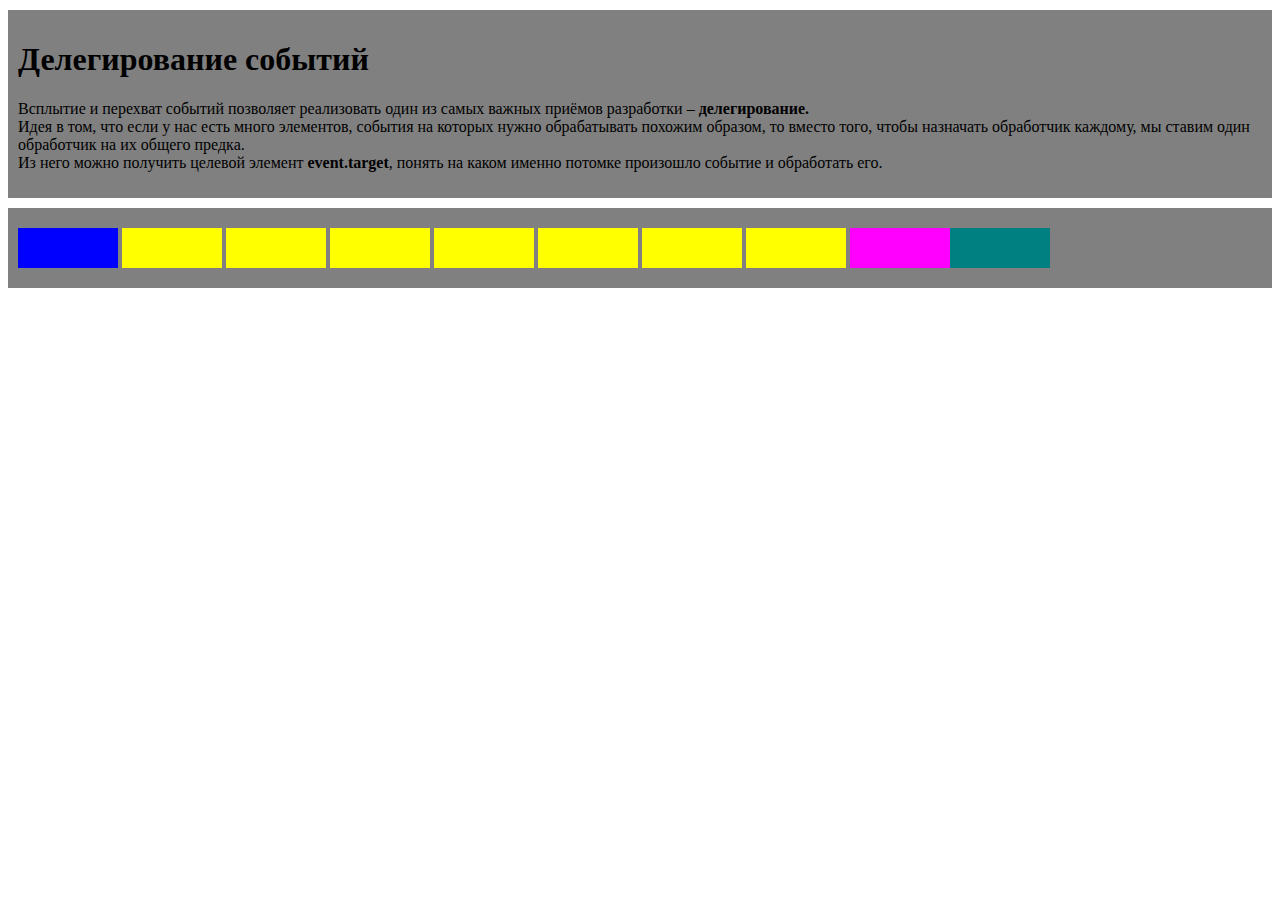
<file: ClassList/index.html>
<!DOCTYPE html>
<html lang="ru">

<head>
  <meta charset="utf-8">
  <meta http-equiv="X-UA-Compatible" content="IE=edge">
  <title>JavaScript</title>
  <link rel="stylesheet" href="style.css">
</head>

<body>
  <div id="content">
    <div class="h1class">
      <h1>Делегирование событий</h1>
    </div>
    <article>
      <p>
        Всплытие и перехват событий позволяет реализовать один из самых важных приёмов разработки – <b>делегирование.</b> <br>

        Идея в том, что если у нас есть много элементов, события на которых нужно обрабатывать похожим образом, то
        вместо того, чтобы назначать обработчик каждому, мы ставим один обработчик на их общего предка. <br>

        Из него можно получить целевой элемент <b>event.target</b>, понять на каком именно потомке произошло событие и
        обработать его. <br>

      </p>
    </article>

  </div>

  <div id="first" class="btn-block">
    <button class="blue some"></button>
    <button></button>
    <button></button>
    <button></button>
    <button></button>
    <button></button>
    <button></button>
    <button></button>
  </div>

  <!-- <script src="main.js"></script> -->


  <script src="main_2.js"></script>
  <script src="main.js"></script>
</body>

</html>
</file>
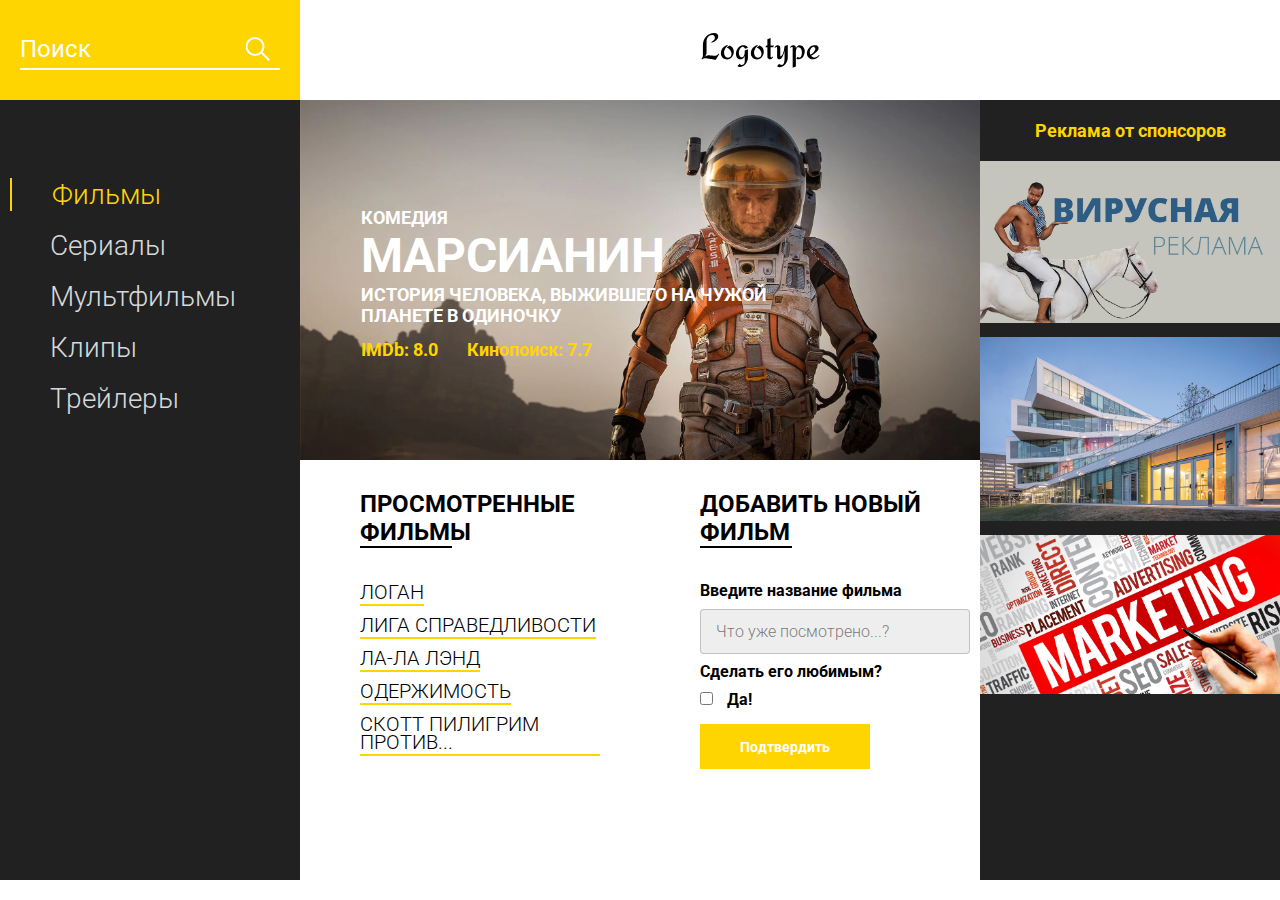
<file: DOM_Navigation/index.html>
<!DOCTYPE html>
<html lang="en">

<head>
    <meta charset="UTF-8">
    <meta name="viewport" content="width=device-width, initial-scale=1.0">
    <title>Movie DB</title>
    <link href="https://fonts.googleapis.com/css?family=Roboto:300,400,700&display=swap&subset=cyrillic-ext"
        rel="stylesheet">
    <link rel="stylesheet" href="css/style.min.css">
</head>

<body>
    <header class="header">
        <div class="header__search">
            <form action="#">
                <input type="text" placeholder="Поиск">
            </form>
        </div>
        <div class="header__logo">
            <img src="icons/Logotype.svg" alt="logo">
        </div>
    </header>
    <main class="promo">
        <div class="promo__menu">
            <nav class="promo__menu-list">
                <ul>
                    <li><a class="promo__menu-item promo__menu-item_active" href="#">Фильмы</a></li>
                    <li><a class="promo__menu-item" href="#">Сериалы</a></li>
                    <li><a class="promo__menu-item" href="#">Мультфильмы</a></li>
                    <li><a class="promo__menu-item" href="#">Клипы</a></li>
                    <li><a class="promo__menu-item" href="#">Трейлеры</a></li>

                </ul>
            </nav>
        </div>
        <div class="promo__content">
            <div class="promo__bg">
                <div class="promo__genre">КОМЕДИЯ</div>
                <div class="promo__title">МАРСИАНИН</div>
                <div class="promo__descr">ИСТОРИЯ ЧЕЛОВЕКА, ВЫЖИВШЕГО НА ЧУЖОЙ ПЛАНЕТЕ В ОДИНОЧКУ</div>
                <div class="promo__ratings">
                    <span>IMDb: 8.0</span>
                    <span>Кинопоиск: 7.7</span>
                </div>
            </div>
            <div class="promo__interactive">
                <div>
                    <div class="promo__interactive-title">ПРОСМОТРЕННЫЕ ФИЛЬМЫ</div>
                    <ul class="promo__interactive-list">
                        <li class="promo__interactive-item">ЛОГАН
                            <div class="delete"></div>
                        </li>
                        <li class="promo__interactive-item">ЛИГА СПРАВЕДЛИВОСТИ
                            <div class="delete"></div>
                        </li>
                        <li class="promo__interactive-item">ЛА-ЛА ЛЭНД
                            <div class="delete"></div>
                        </li>
                        <li class="promo__interactive-item">ОДЕРЖИМОСТЬ
                            <div class="delete"></div>
                        </li>
                        <li class="promo__interactive-item">СКОТТ ПИЛИГРИМ ПРОТИВ...
                            <div class="delete"></div>
                        </li>
                    </ul>
                </div>
                <div>
                    <form class="add">
                        <div class="promo__interactive-title">ДОБАВИТЬ НОВЫЙ ФИЛЬМ</div>
                        <span>Введите название фильма</span>
                        <input class="adding__input" type="text" placeholder="Что уже посмотрено...?">
                        <span>Сделать его любимым?</span>
                        <input type="checkbox">
                        <span class="yes">Да!</span>
                        <button>Подтвердить</button>
                    </form>
                </div>
            </div>
        </div>
        <div class="promo__adv">
            <div class="promo__adv-title">Реклама от спонсоров</div>
            <img src="img/content_1.jpg" alt="some picture">
            <img src="img/content_2.jpg" alt="some picture">
            <img src="img/content_3.png" alt="some picture">
        </div>
    </main>

    <script src="js/domNavigatio_3.js"></script>
</body>

</html>
</file>
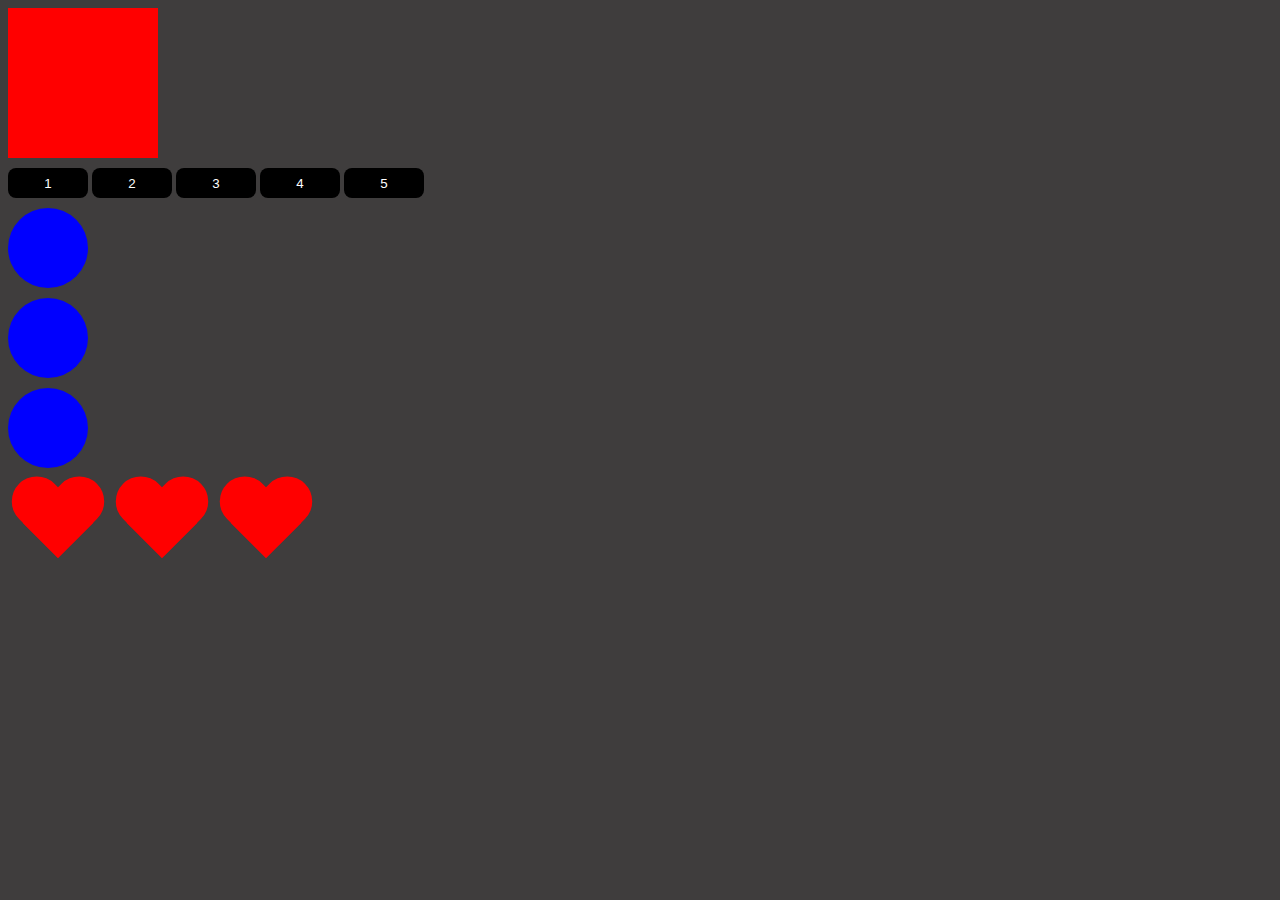
<file: elements/index.html>
<!DOCTYPE html>
<html lang="ru">
	<head>
		<meta charset="utf-8">
		<meta http-equiv="X-UA-Compatible" content="IE=edge">
		<title>JavaScript</title>
		<link rel="stylesheet" href="css/style.css">
	</head>
	<body>
		<div class="box" id="box"></div>
		<button>1</button>
		<button>2</button>
		<button>3</button>
		<button>4</button>
		<button>5</button>

		<div class="circle"></div>
		<div class="circle"></div>
		<div class="circle"></div>

		<div class="wrapper">
			<div class="heart"></div>
			<div class="heart"></div>
            <div class="heart"></div>
            
		</div>

		<script src="js/script.js"></script>
	</body>
</html>
</file>
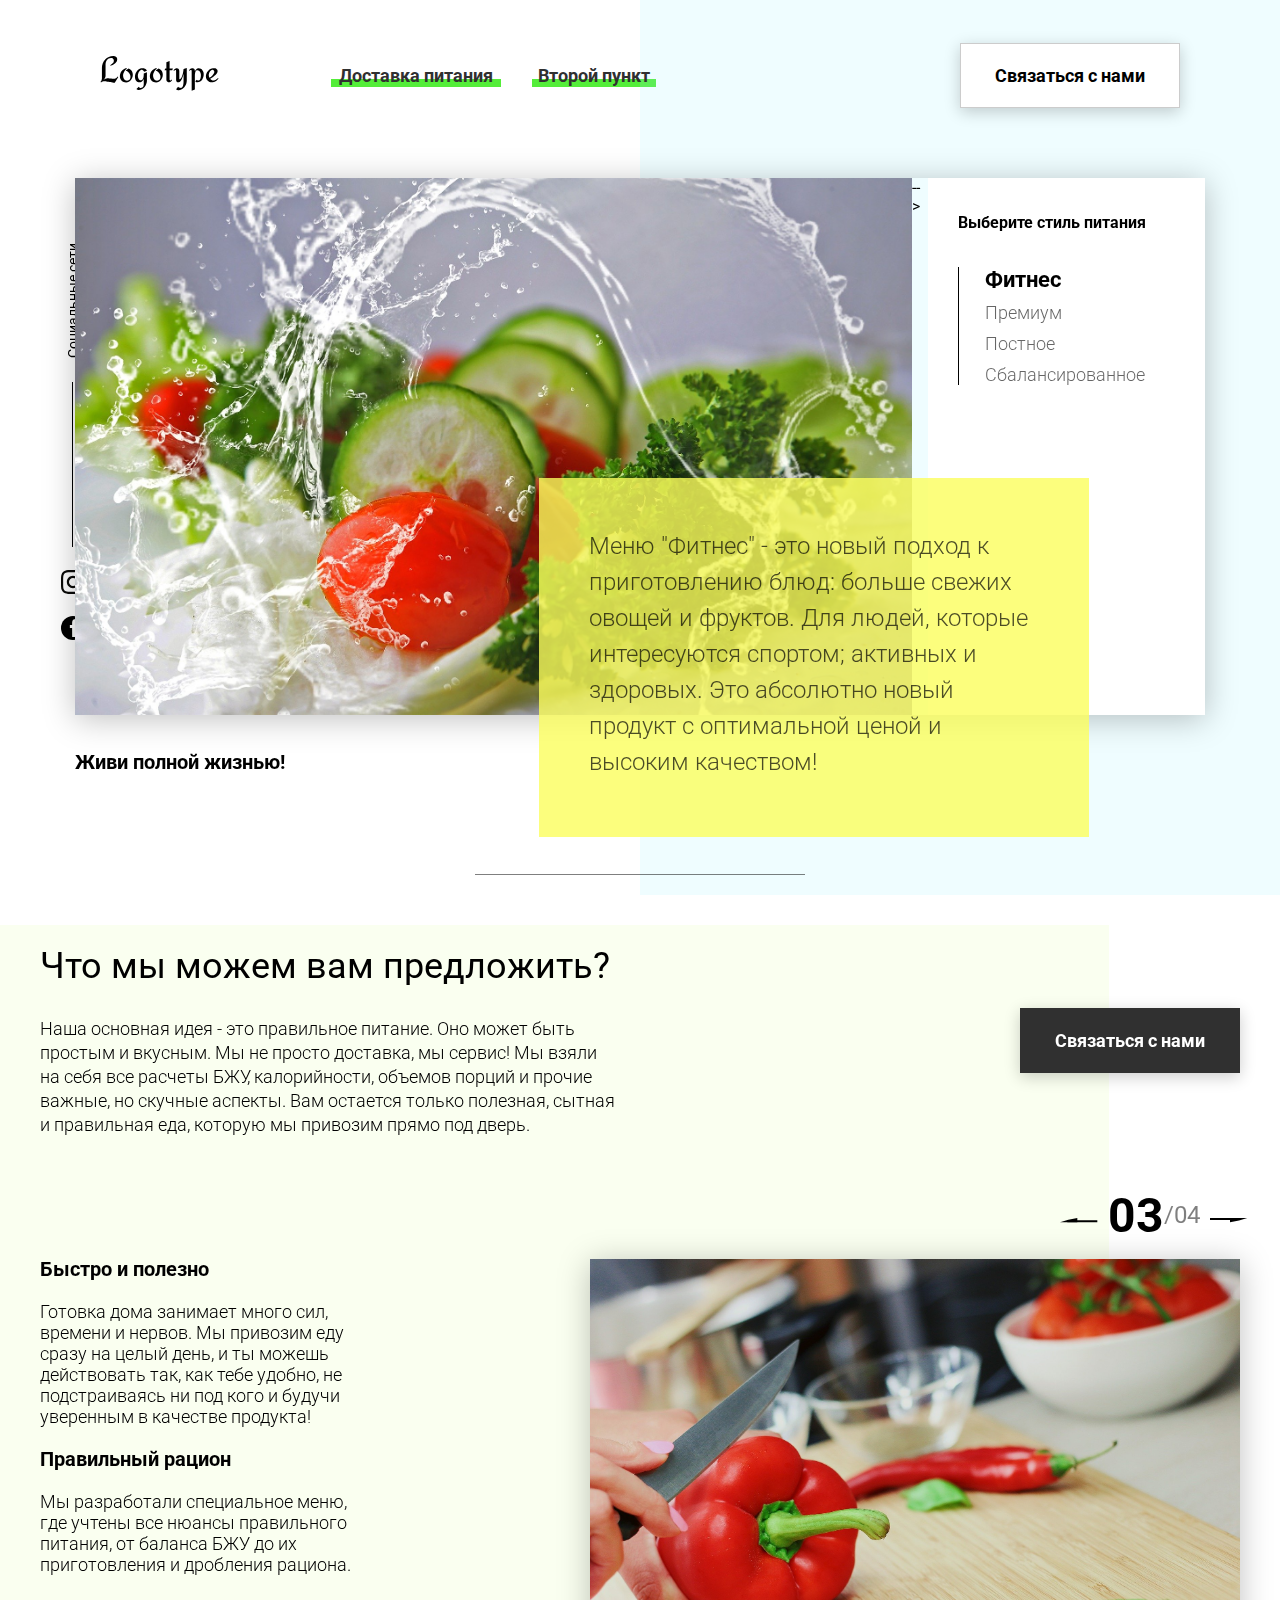
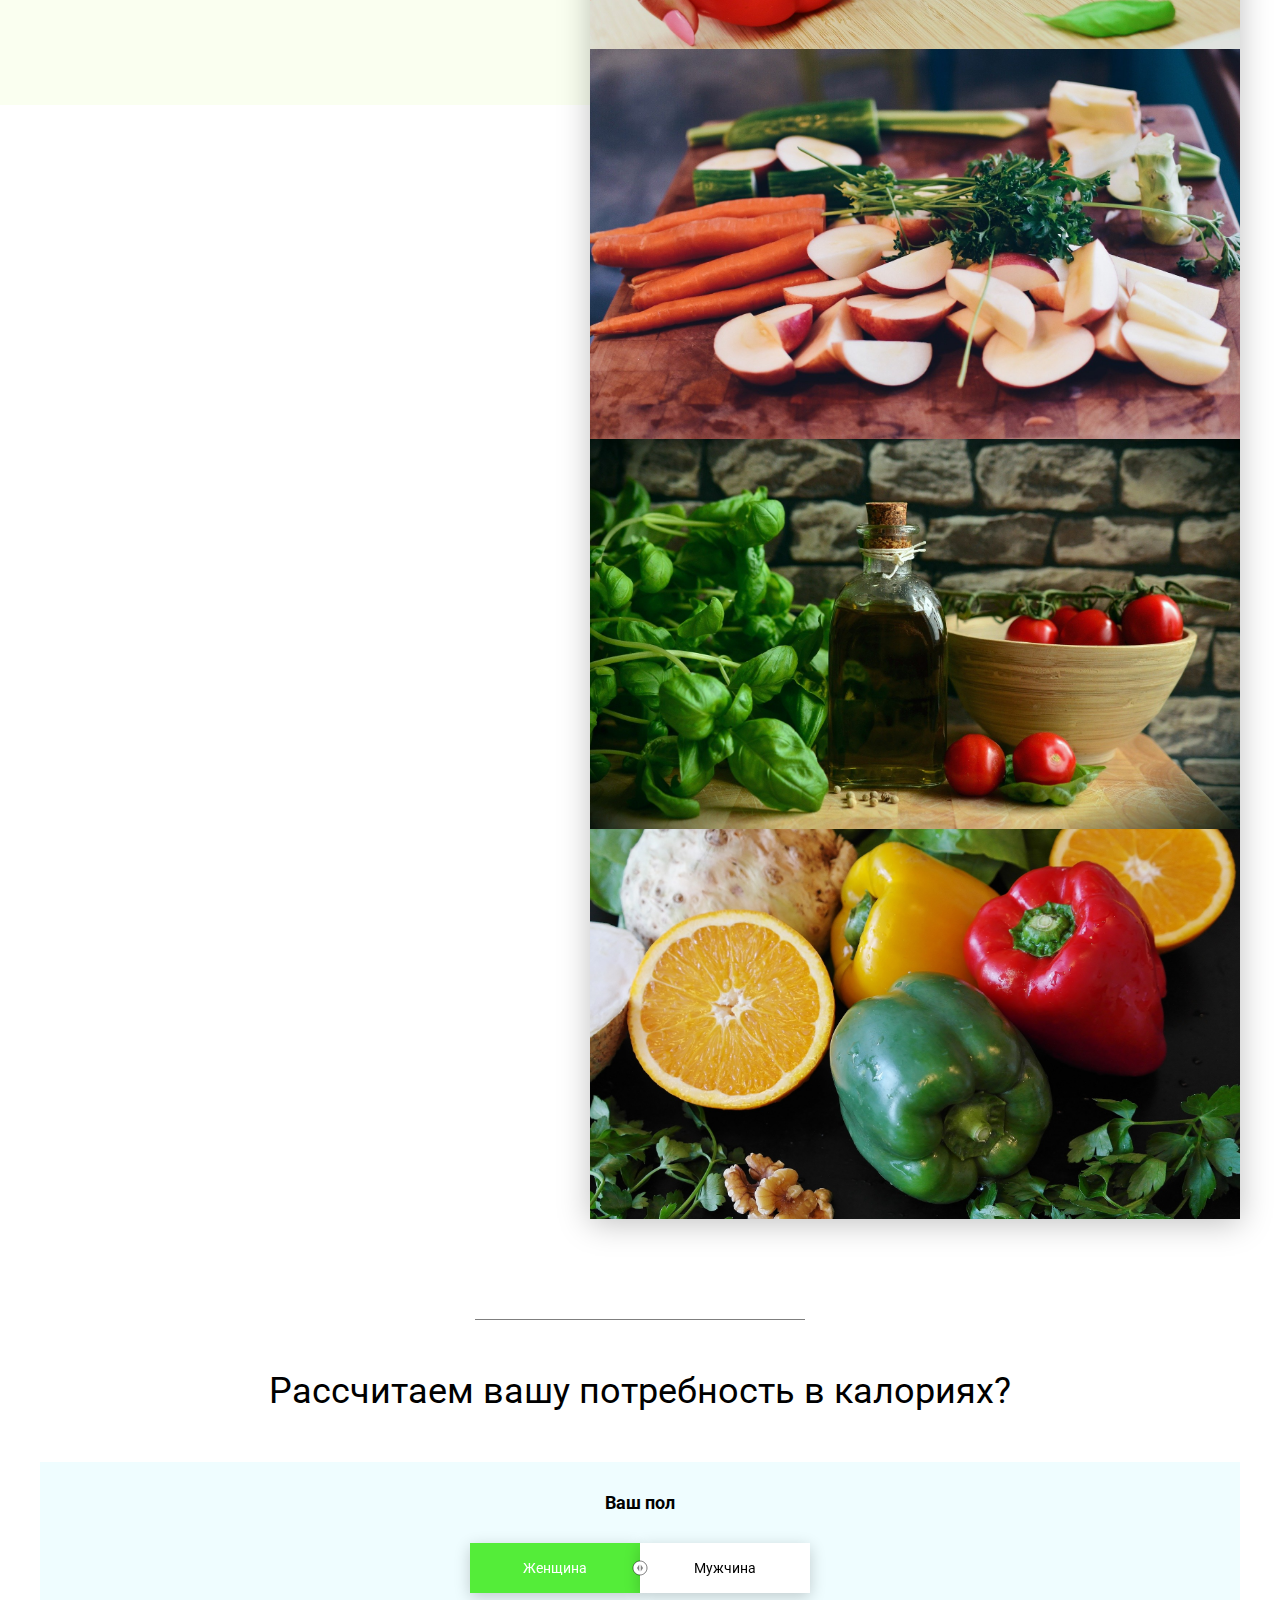
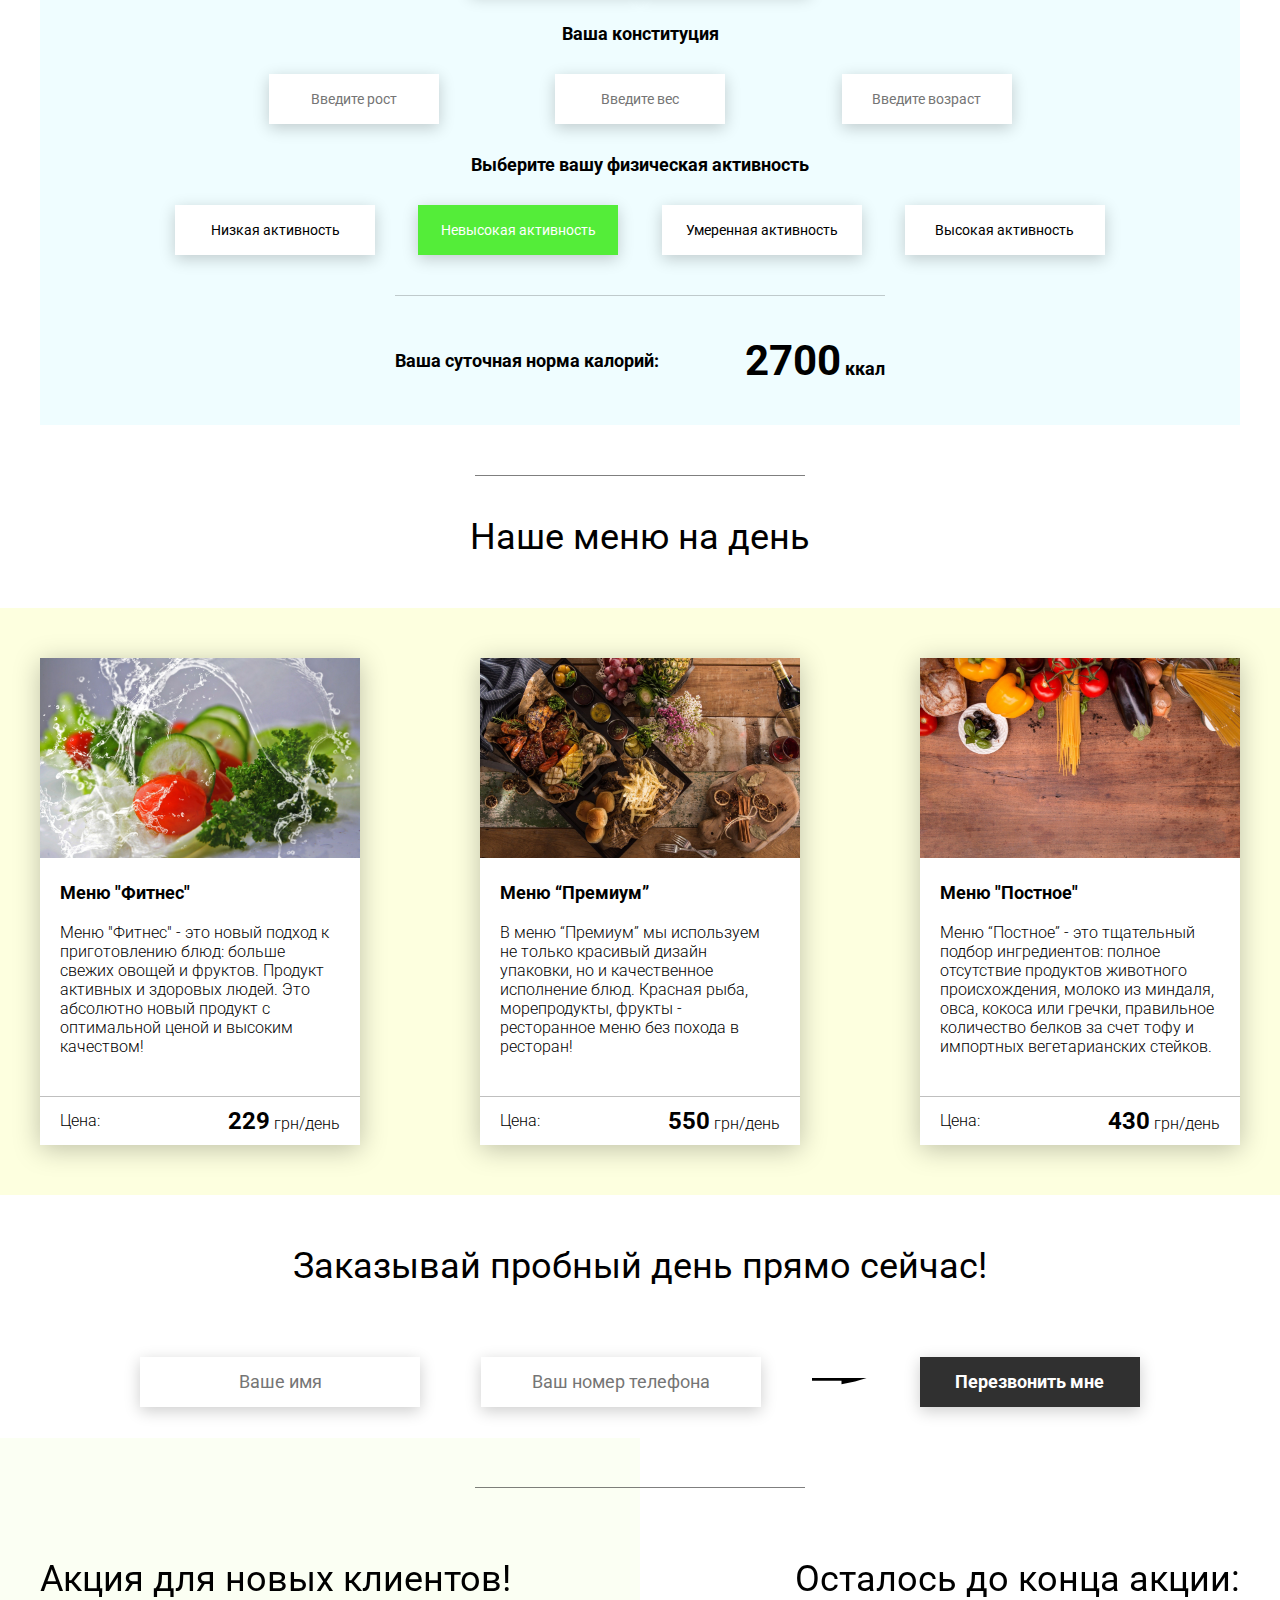
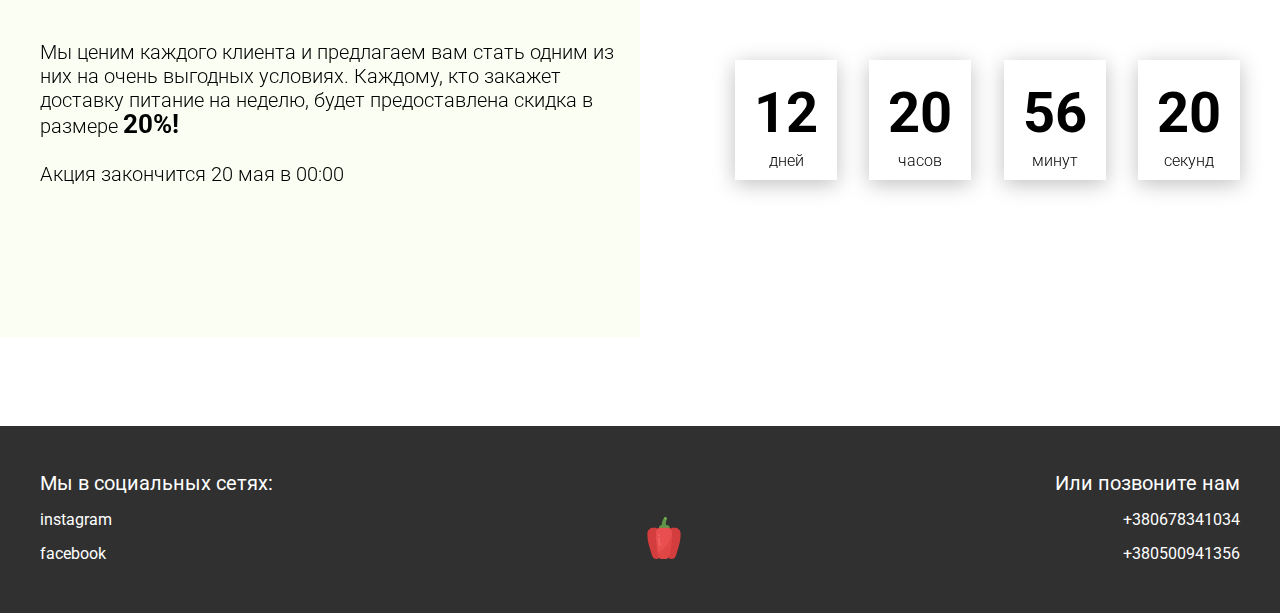
<file: Food_dist/index.html>
<!DOCTYPE html>
<html lang="en">
<head>
    <meta charset="UTF-8">
    <meta name="viewport" content="width=device-width, initial-scale=1.0">
    <title>Food</title>
    <link rel="stylesheet" href="css/style.css">
</head>
<body>
    <header class="header">
        <div class="header__left-block">
            <div class="header__logo">
                <img src="icons/logo.svg" alt="Логотип">
            </div>
            <nav class="header__links">
                <a href="#" class="header__link">Доставка питания</a>
                <a href="#" class="header__link">Второй пункт</a>
            </nav>
        </div>
        <div class="header__right-block">
            <button class="btn btn_white">Связаться с нами</button>
        </div>
    </header>
    <div class="sidepanel">
        <div class="sidepanel__text"><span>Социальные сети</span></div>
        <div class="sidepanel__divider"></div>
        <a href="#" class="sidepanel__icon">
            <img src="icons/instagram.svg" alt="instagram">
        </a>
        <a href="#" class="sidepanel__icon">
            <img src="icons/facebook.svg" alt="facebook">
        </a>
    </div>

    <div class="preview">
        <div class="bgc_blue"></div>
        <div class="container">
            <div class="tabcontainer">
                <div class="tabcontent">
                    <img src="img/tabs/vegy.jpg" alt="vegy">
                    <div class="tabcontent__descr">
                        Меню "Фитнес" - это новый подход к приготовлению блюд: больше свежих овощей и фруктов. Для людей, которые интересуются спортом; активных и здоровых. Это абсолютно новый продукт с оптимальной ценой и высоким качеством!
                    </div>
                </div>
                <div class="tabcontent">
                    <img src="img/tabs/elite.jpg" alt="elite">
                    <div class="tabcontent__descr">
                        Меню “Премиум” - мы используем не только красивый дизайн упаковки, но и качественное исполнение блюд. Красная рыба, морепродукты, фрукты - ресторанное меню без похода в ресторан!                                     
                    </div>
                </div>
                 <div class="tabcontent">
                    <img src="img/tabs/post.jpg" alt="post">
                    <div class="tabcontent__descr">
                        Наше специальное “Постное меню” - это тщательный подбор ингредиентов: полное отсутствие продуктов животного происхождения. Полная гармония с собой и природой в каждом элементе! Все будет Ом!                                     
                    </div>
                </div>
                <div class="tabcontent">
                    <img src="img/tabs/vegy.jpg" alt="vegy">
                    <div class="tabcontent__descr">
                        Меню "Сбалансированное" - это соответствие вашего рациона всем научным рекомендациям. Мы тщательно просчитываем вашу потребность в к/б/ж/у и создаем лучшие блюда для вас.
                    </div>
                </div> -->
                <div class="tabheader">
                    <h3>Выберите стиль питания</h3>
                    <div class="tabheader__items">
                        <div class="tabheader__item tabheader__item_active">Фитнес</div>
                        <div class="tabheader__item">Премиум</div>
                        <div class="tabheader__item">Постное</div>
                        <div class="tabheader__item">Сбалансированное</div>
                    </div>
                </div>
            </div>
            <div class="preview__life">Живи полной жизнью!</div>
        </div>
    </div>

    <div class="divider"></div>

    <div class="offer">
        <div class="bgc_y"></div>
        <div class="container">
            <div class="offer__text">
                <h2 class="title">Что мы можем вам предложить?</h2>
                <div class="offer__descr">
                    Наша основная идея - это правильное питание. Оно может быть простым и вкусным. Мы не просто доставка, мы сервис! Мы взяли на себя все расчеты БЖУ, калорийности, объемов порций и прочие важные, но скучные аспекты. Вам остается только полезная, сытная и правильная еда, которую мы привозим прямо под дверь.
                </div>
            </div>
            <div class="offer__action">
                <button class="btn btn_dark">Связаться с нами</button>
            </div>
        </div>
        <div class="container">
            <div class="offer__advantages">
                <h2>Быстро и полезно</h2>
                <div class="offer__advantages-text">
                    Готовка дома занимает много сил, времени и нервов. Мы привозим еду сразу на целый день, и ты можешь действовать так, как тебе удобно, не подстраиваясь ни под кого и будучи уверенным в качестве продукта!
                </div>
                <h2>Правильный рацион</h2>
                <div class="offer__advantages-text">
                    Мы разработали специальное меню, где учтены все нюансы правильного питания, от баланса БЖУ до их приготовления и дробления рациона.
                </div>
            </div>
            <div class="offer__slider">
                <div class="offer__slider-counter">
                    <div class="offer__slider-prev">
                        <img src="icons/left.svg" alt="prev">
                    </div>
                    <span id="current">03</span>
                    /
                    <span id="total">04</span>
                    <div class="offer__slider-next">
                        <img src="icons/right.svg" alt="next">
                    </div>
                </div>
                <div class="offer__slider-wrapper">
                    <div class="offer__slide">
                        <img src="img/slider/pepper.jpg" alt="pepper">
                    </div>
                    <div class="offer__slide">
                        <img src="img/slider/food-12.jpg" alt="food">
                    </div>
                    <div class="offer__slide">
                        <img src="img/slider/olive-oil.jpg" alt="oil">
                    </div>
                    <div class="offer__slide">
                        <img src="img/slider/paprika.jpg" alt="paprika">
                    </div>
                </div>
            </div>
        </div>
    </div>

    <div class="divider"></div>

    <div class="calculating">
        <div class="container">
            <h2 class="title">Рассчитаем вашу потребность в калориях?
            </h2>
            <div class="calculating__field">
                <div class="calculating__subtitle">
                    Ваш пол
                </div>
                <div class="calculating__choose" id="gender">
                    <div class="calculating__choose-item calculating__choose-item_active">Женщина</div>
                    <div class="calculating__choose-item">Мужчина</div>
                </div>

                <div class="calculating__subtitle">
                    Ваша конституция
                </div>
                <div class="calculating__choose calculating__choose_medium">
                    <input type="text" id="height" placeholder="Введите рост" class="calculating__choose-item">
                    <input type="text" id="weight" placeholder="Введите вес"  class="calculating__choose-item">
                    <input type="text" id="age" placeholder="Введите возраст" class="calculating__choose-item">
                </div>

                <div class="calculating__subtitle">
                    Выберите вашу физическая активность
                </div>
                <div class="calculating__choose calculating__choose_big">
                    <div id="low" class="calculating__choose-item">Низкая активность </div>
                    <div id="small"  class="calculating__choose-item calculating__choose-item_active">Невысокая активность</div>
                    <div id="medium" class="calculating__choose-item">Умеренная активность</div>
                    <div id="high" class="calculating__choose-item">Высокая активность</div>
                </div>

                <div class="calculating__divider"></div>

                <div class="calculating__total">
                    <div class="calculating__subtitle">
                        Ваша суточная норма калорий:
                    </div>
                    <div class="calculating__result">
                        <span>2700</span> ккал
                    </div>
                </div>
            </div>
        </div>
    </div>

    <div class="divider"></div>

    <div class="menu">
        <h2 class="title">Наше меню на день</h2>

        <div class="menu__field">
            <div class="container">
                <div class="menu__item">
                    <img src="img/tabs/vegy.jpg" alt="vegy">
                    <h3 class="menu__item-subtitle">Меню "Фитнес"</h3>
                    <div class="menu__item-descr">Меню "Фитнес" - это новый подход к приготовлению блюд: больше свежих овощей и фруктов. Продукт активных и здоровых людей. Это абсолютно новый продукт с оптимальной ценой и высоким качеством!</div>
                    <div class="menu__item-divider"></div>
                    <div class="menu__item-price">
                        <div class="menu__item-cost">Цена:</div>
                        <div class="menu__item-total"><span>229</span> грн/день</div>
                    </div>
                </div>
                <div class="menu__item">
                    <img src="img/tabs/elite.jpg" alt="elite">
                    <h3 class="menu__item-subtitle">Меню “Премиум”</h3>
                    <div class="menu__item-descr">В меню “Премиум” мы используем не только красивый дизайн упаковки, но и качественное исполнение блюд. Красная рыба, морепродукты, фрукты - ресторанное меню без похода в ресторан!</div>
                    <div class="menu__item-divider"></div>
                    <div class="menu__item-price">
                        <div class="menu__item-cost">Цена:</div>
                        <div class="menu__item-total"><span>550</span> грн/день</div>
                    </div>
                </div>
                <div class="menu__item">
                    <img src="img/tabs/post.jpg" alt="post">
                    <h3 class="menu__item-subtitle">Меню "Постное"</h3>
                    <div class="menu__item-descr">Меню “Постное” - это тщательный подбор ингредиентов: полное отсутствие продуктов животного происхождения, молоко из миндаля, овса, кокоса или гречки, правильное количество белков за счет тофу и импортных вегетарианских стейков. </div>
                    <div class="menu__item-divider"></div>
                    <div class="menu__item-price">
                        <div class="menu__item-cost">Цена:</div>
                        <div class="menu__item-total"><span>430</span> грн/день</div>
                    </div>
                </div>
            </div>
        </div>
    </div>

    <div class="order">
        <div class="container">
            <div class="title">Заказывай пробный день прямо сейчас!</div>
            <form action="#" class="order__form">
                <input required placeholder="Ваше имя" name="name" type="text" class="order__input">
                <input required placeholder="Ваш номер телефона" name="phone" type="phone" class="order__input">
                <img src="icons/right.svg" alt="right">
                <button class="btn btn_dark btn_min">Перезвонить мне</button>
            </form>
        </div>
    </div>

    <div class="divider"></div>

    <div class="promotion">
        <div class="bgc_y"></div>
        <div class="container">
            <div class="promotion__text">
                <div class="title">Акция для новых клиентов!</div>
                <div class="promotion__descr">
                    Мы ценим каждого клиента и предлагаем вам стать одним из них на очень выгодных условиях. 
                    Каждому, кто закажет доставку питание на неделю, будет предоставлена скидка в размере <span>20%!</span>
                    <br><br>
                    Акция закончится 20 мая в 00:00
                </div>
            </div>
            <div class="promotion__timer">
                <div class="title">Осталось до конца акции:</div>
                <div class="timer">
                    <div class="timer__block">
                        <span id="days">12</span>
                        дней
                    </div>
                    <div class="timer__block">
                        <span id="hours">20</span>
                        часов
                    </div>
                    <div class="timer__block">
                        <span id="minutes">56</span>
                        минут
                    </div>
                    <div class="timer__block">
                        <span id="seconds">20</span>
                        секунд
                    </div>
                </div>
            </div>
        </div>
    </div>

    <footer class="footer">
        <div class="container">
            <div class="social">
                <div class="subtitle">Мы в социальных сетях:</div>
                <a href="#" class="link">instagram</a>
                <a href="#" class="link">facebook</a>
            </div>
            <div class="pepper">
                <img src="icons/veg.svg" alt="pepper">
            </div>
            <div class="call">
                <div class="subtitle">Или позвоните нам</div>
                <a href="#" class="link">+380678341034</a>
                <a href="#" class="link">+380500941356</a>
            </div>
        </div>
    </footer>

    <div class="modal">
        <div class="modal__dialog">
            <div class="modal__content">
                <form action="#">
                    <div class="modal__close">&times;</div>
                    <div class="modal__title">Мы свяжемся с вами как можно быстрее!</div>
                    <input required placeholder="Ваше имя" name="name" type="text" class="modal__input">
                    <input required placeholder="Ваш номер телефона" name="phone" type="phone" class="modal__input">
                    <button class="btn btn_dark btn_min">Перезвонить мне</button>
                </form>
            </div>
        </div>
    </div>
    <!-- <script src="js/script.js"></script> -->
    <!-- <script src="js/scriptSolo.js"></script> -->


    <script src="js/script.js"></script></body>
</html>
</file>
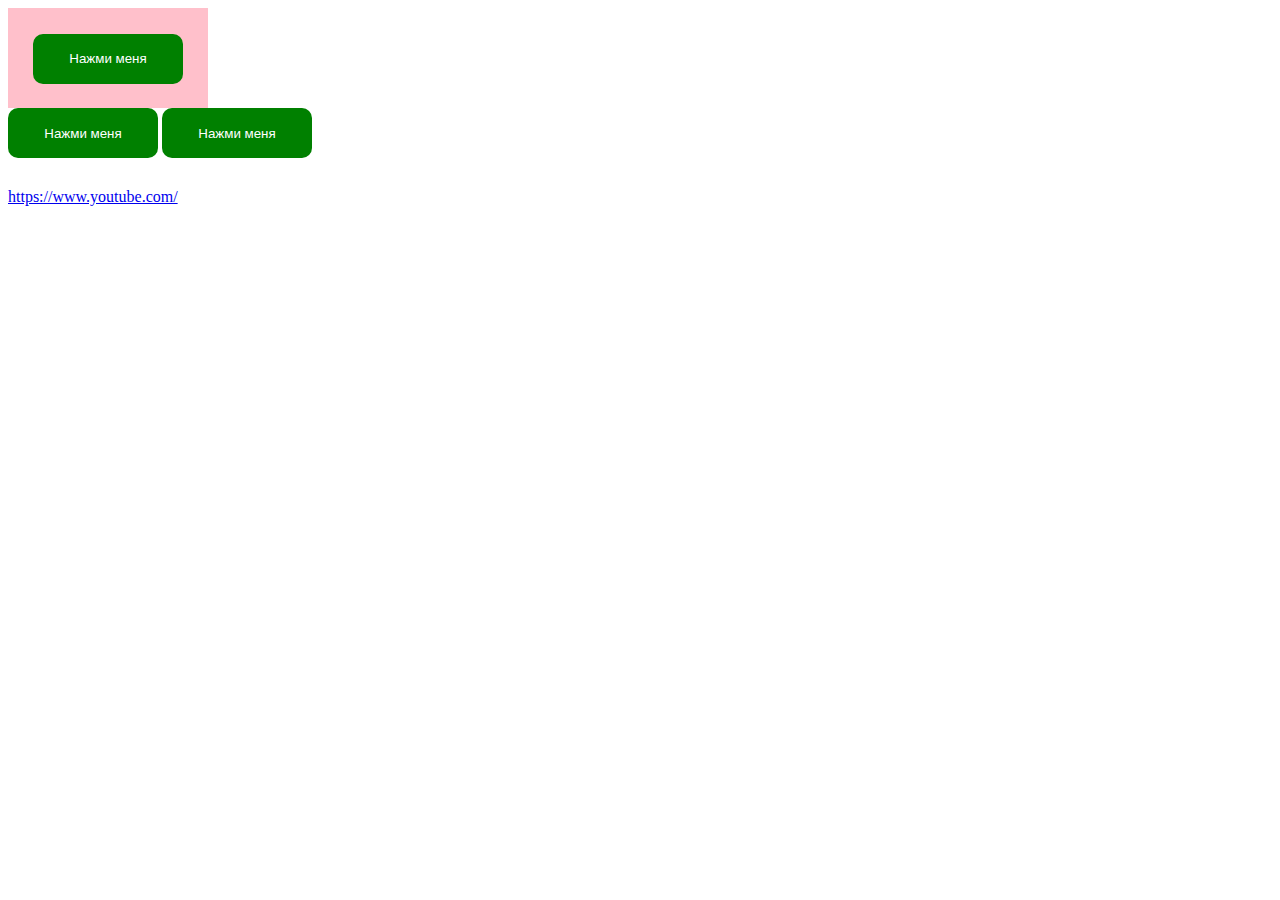
<file: preview/index.html>
<!DOCTYPE html>
<html lang="ru">

<head>
	<meta charset="utf-8">
	<meta http-equiv="X-UA-Compatible" content="IE=edge">
	<title>JavaScript</title>
	<link rel="stylesheet" href="css.css">
</head>

<body>
	<!-- <button onclick="alert('CLICK!!')" id="btn">Нажми меня</button> -->
	<div class="overlay">
		<button id="btn">Нажми меня</button>
	</div>
	<button>Нажми меня</button>
	<button>Нажми меня</button>

	<a href="https://www.youtube.com/">https://www.youtube.com/</a>

	<!-- <script src="script.js"></script> -->
	<script src="con_querySelectorAll.js"></script>
	

</body>

</html>
</file>
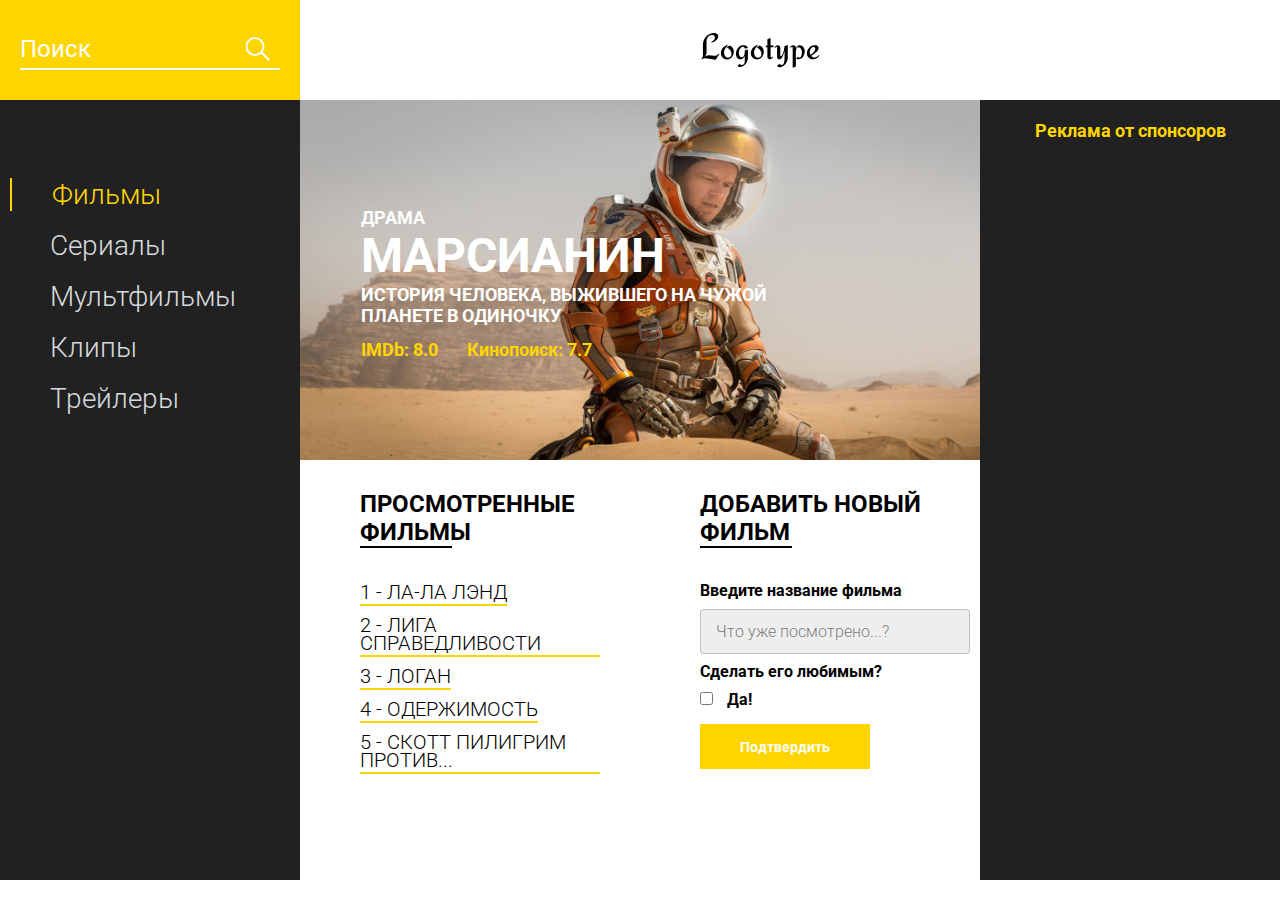
<file: project/index.html>
<!DOCTYPE html>
<html lang="en">

<head>
    <meta charset="UTF-8">
    <meta name="viewport" content="width=device-width, initial-scale=1.0">
    <title>Movie DB</title>
    <link href="https://fonts.googleapis.com/css?family=Roboto:300,400,700&display=swap&subset=cyrillic-ext"
        rel="stylesheet">
    <link rel="stylesheet" href="css/style.min.css">
</head>

<body>
    <header class="header">
        <div class="header__search">
            <form action="#">
                <input type="text" placeholder="Поиск">
            </form>
        </div>
        <div class="header__logo">
            <img src="icons/Logotype.svg" alt="logo">
        </div>
    </header>
    <main class="promo">
        <div class="promo__menu">
            <nav class="promo__menu-list">
                <ul>
                    <li><a class="promo__menu-item promo__menu-item_active" href="#">Фильмы</a></li>
                    <li><a class="promo__menu-item" href="#">Сериалы</a></li>
                    <li><a class="promo__menu-item" href="#">Мультфильмы</a></li>
                    <li><a class="promo__menu-item" href="#">Клипы</a></li>
                    <li><a class="promo__menu-item" href="#">Трейлеры</a></li>

                </ul>
            </nav>
        </div>
        <div class="promo__content">
            <div class="promo__bg">
                <div class="promo__genre">КОМЕДИЯ</div>
                <div class="promo__title">МАРСИАНИН</div>
                <div class="promo__descr">ИСТОРИЯ ЧЕЛОВЕКА, ВЫЖИВШЕГО НА ЧУЖОЙ ПЛАНЕТЕ В ОДИНОЧКУ</div>
                <div class="promo__ratings">
                    <span>IMDb: 8.0</span>
                    <span>Кинопоиск: 7.7</span>
                </div>
            </div>
            <div class="promo__interactive">
                <div>
                    <div class="promo__interactive-title">ПРОСМОТРЕННЫЕ ФИЛЬМЫ</div>
                    <ul class="promo__interactive-list">
                        <li class="promo__interactive-item">ЛОГАН
                            <div class="delete"></div>
                        </li>
                        <li class="promo__interactive-item">ЛИГА СПРАВЕДЛИВОСТИ
                            <div class="delete"></div>
                        </li>
                        <li class="promo__interactive-item">ЛА-ЛА ЛЭНД
                            <div class="delete"></div>
                        </li>
                        <li class="promo__interactive-item">ОДЕРЖИМОСТЬ
                            <div class="delete"></div>
                        </li>
                        <li class="promo__interactive-item">СКОТТ ПИЛИГРИМ ПРОТИВ...
                            <div class="delete"></div>
                        </li>
                    </ul>
                </div>
                <div>
                    <form class="add">
                        <div class="promo__interactive-title">ДОБАВИТЬ НОВЫЙ ФИЛЬМ</div>
                        <span>Введите название фильма</span>
                        <input class="adding__input" type="text" placeholder="Что уже посмотрено...?">
                        <span>Сделать его любимым?</span>
                        <input type="checkbox">
                        <span class="yes">Да!</span>
                        <button>Подтвердить</button>
                    </form>
                </div>
            </div>
        </div>
        <div class="promo__adv">
            <div class="promo__adv-title">Реклама от спонсоров</div>
            <img src="img/content_1.jpg" alt="some picture">
            <img src="img/content_2.jpg" alt="some picture">
            <img src="img/content_3.png" alt="some picture">
        </div>
    </main>

    <script src="js/scriptPractica4.js"></script>
</body>

</html>
</file>
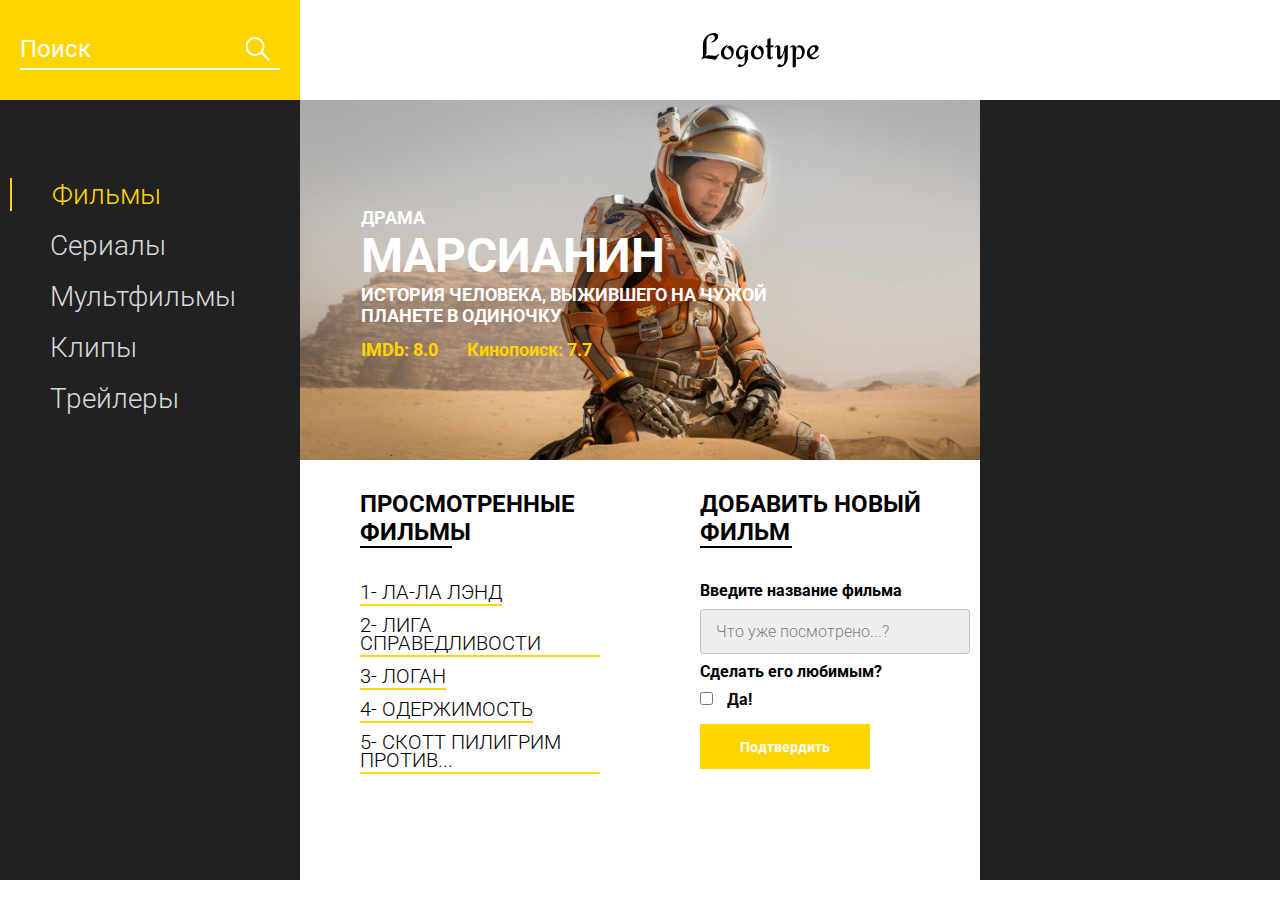
<file: project_mDB/project/index.html>
<!DOCTYPE html>
<html lang="en">

<head>
    <meta charset="UTF-8">
    <meta name="viewport" content="width=device-width, initial-scale=1.0">
    <title>Movie DB</title>
    <link href="https://fonts.googleapis.com/css?family=Roboto:300,400,700&display=swap&subset=cyrillic-ext"
        rel="stylesheet">
    <link rel="stylesheet" href="css/style.min.css">
</head>

<body>
    <header class="header">
        <div class="header__search">
            <form action="#">
                <input type="text" placeholder="Поиск">
            </form>
        </div>
        <div class="header__logo">
            <img src="icons/Logotype.svg" alt="logo">
        </div>
    </header>
    <main class="promo">
        <div class="promo__menu">
            <nav class="promo__menu-list">
                <ul>
                    <li><a class="promo__menu-item promo__menu-item_active" href="#">Фильмы</a></li>
                    <li><a class="promo__menu-item" href="#">Сериалы</a></li>
                    <li><a class="promo__menu-item" href="#">Мультфильмы</a></li>
                    <li><a class="promo__menu-item" href="#">Клипы</a></li>
                    <li><a class="promo__menu-item" href="#">Трейлеры</a></li>

                </ul>
            </nav>
        </div>
        <div class="promo__content">
            <div class="promo__bg">
                <div class="promo__genre">КОМЕДИЯ</div>
                <div class="promo__title">МАРСИАНИН</div>
                <div class="promo__descr">ИСТОРИЯ ЧЕЛОВЕКА, ВЫЖИВШЕГО НА ЧУЖОЙ ПЛАНЕТЕ В ОДИНОЧКУ</div>
                <div class="promo__ratings">
                    <span>IMDb: 8.0</span>
                    <span>Кинопоиск: 7.7</span>
                </div>
            </div>
            <div class="promo__interactive">
                <div>
                    <div class="promo__interactive-title">ПРОСМОТРЕННЫЕ ФИЛЬМЫ</div>
                    <ul class="promo__interactive-list">
                        <li class="promo__interactive-item">ЛОГАН
                            <div class="delete"></div>
                        </li>
                        <li class="promo__interactive-item">ЛИГА СПРАВЕДЛИВОСТИ
                            <div class="delete"></div>
                        </li>
                        <li class="promo__interactive-item">ЛА-ЛА ЛЭНД
                            <div class="delete"></div>
                        </li>
                        <li class="promo__interactive-item">ОДЕРЖИМОСТЬ
                            <div class="delete"></div>
                        </li>
                        <li class="promo__interactive-item">СКОТТ ПИЛИГРИМ ПРОТИВ...
                            <div class="delete"></div>
                        </li>
                    </ul>
                </div>
                <div>
                    <form class="add">
                        <div class="promo__interactive-title">ДОБАВИТЬ НОВЫЙ ФИЛЬМ</div>
                        <span>Введите название фильма</span>
                        <input class="adding__input" type="text" placeholder="Что уже посмотрено...?">
                        <span>Сделать его любимым?</span>
                        <input type="checkbox">
                        <span class="yes">Да!</span>
                        <button>Подтвердить</button>
                    </form>
                </div>
            </div>
        </div>
        <div class="promo__adv">
            <div class="promo__adv-title">Реклама от спонсоров</div>
            <img src="img/content_1.jpg" alt="some picture">
            <img src="img/content_2.jpg" alt="some picture">
            <img src="img/content_3.png" alt="some picture">
        </div>
    </main>

    <script src="js/scriptPractica2.js"></script>
</body>

</html>
</file>
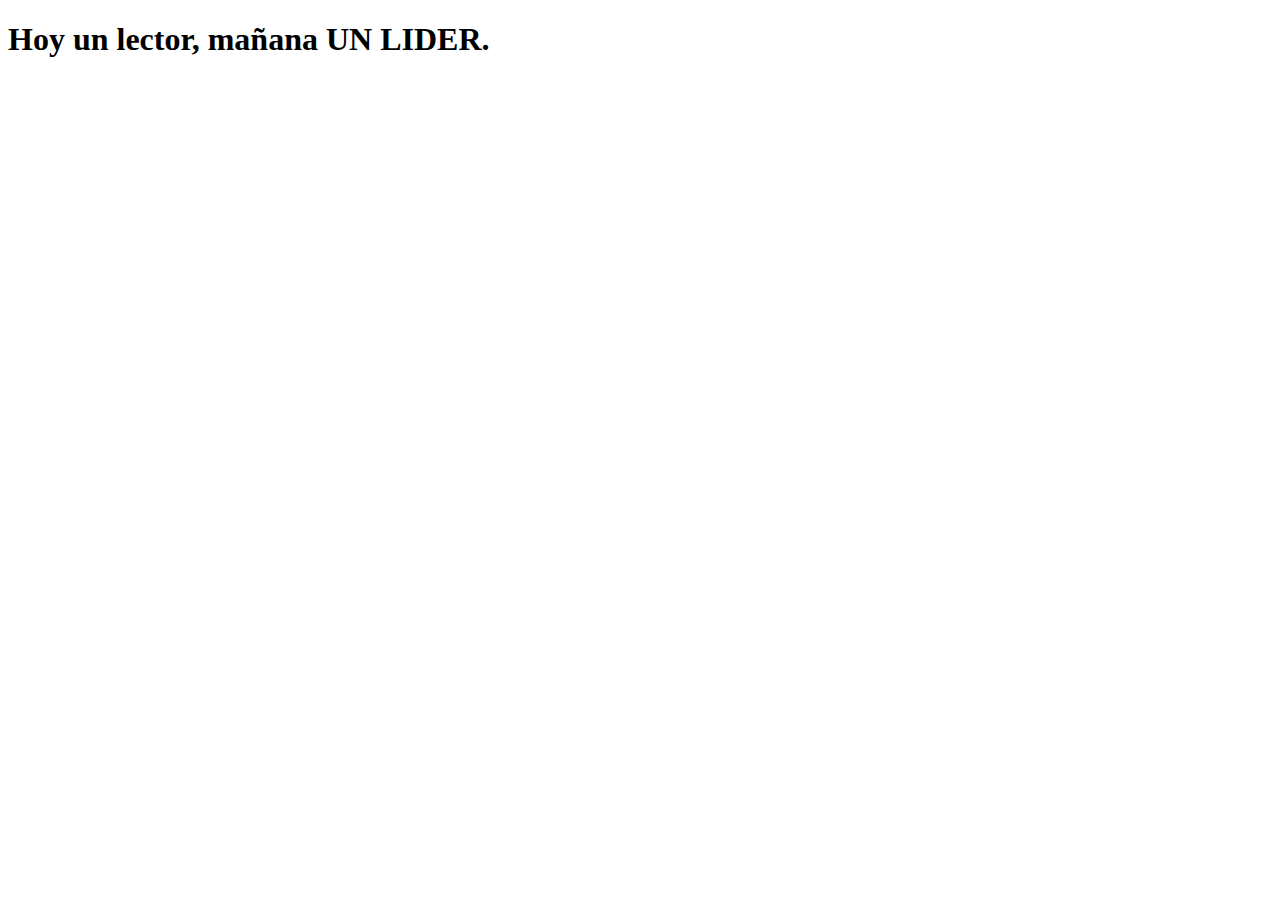
<file: deberes.html>
<!DOCTYPE html>
<html lang="es">

<head>
  <meta charset="UTF-8">
  <meta http-equiv="X-UA-Compatible" content="IE=edge">
  <meta name="viewport" content="width=device-width, initial-scale=1.0">
  <title>Document</title>
</head>

<body>
  <h1>Hoy un lector, mañana <b>UN LIDER</b>. <br></h1>
  <!--
     Практика, ч.1:
    <script type="text/javascript" src="scriptStepOne.js"></script>
     Практика , ч2:
    <script type="text/javascript" src="scriptStepTwo.js"></script>
    Практика , ч3:
    <script type="text/javascript" src="scriptStepThree.js"></script>
     Логические операторы:
     Практика , ч4 :
     <script type="text/javascript" src="scriptStepFour.js"></script>




    Ejercicio de codificación 6: Задание на работу с функциями:
    <script type="text/javascript" src="ej6TrabajoConFunciones.js"></script>
    
    Ejercicio de codificación 7: (*)Продвинутые задания на использование функций:
    <script type="text/javascript" src="ej7TrabajoConFunciones.js"></script>

    Ejercicio de codificación 8: (*) Продвинутые задания на использование:
    <script type="text/javascript" src="ej8TrabajoConFunciones.js"></script>

    Ejercicio de codificación 9: (**) Продвинутые задания на использование:
    <script type="text/javascript" src="ej9TrabajoConFunciones.js"></script>

    Ejercicio de codificación 10: Задачи на работу с объектами:
    <script type="text/javascript" src="ej10TrabajoConFunciones.js"></script>




  
    
   
    


   -->
  <script type="text/javascript" src="ej10TrabajoConObjetos.js"></script>
</body>

</html>
</file>
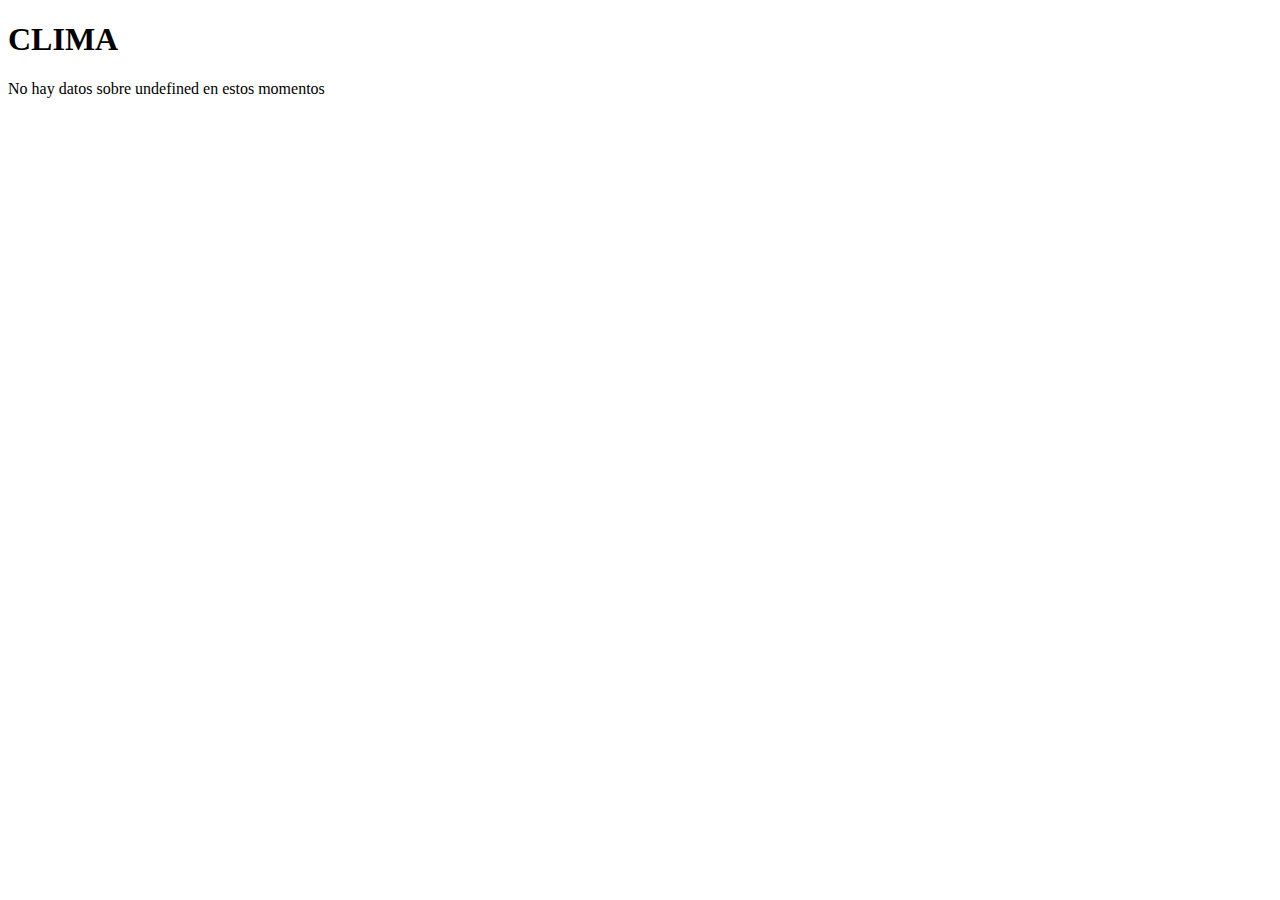
<file: promesas/paraElClima.html>
<!DOCTYPE html>
<html lang="en">
<head>
    <meta charset="UTF-8">
    <meta http-equiv="X-UA-Compatible" content="IE=edge">
    <meta name="viewport" content="width=device-width, initial-scale=1.0">
    <title>Document</title>
</head>
<body>
    <h1> CLIMA</h1>
    <div class="resultado">
        
    </div>

    <script src="promesaCiudadeClimaGPT.js"></script>
</body>
</html>
</file>
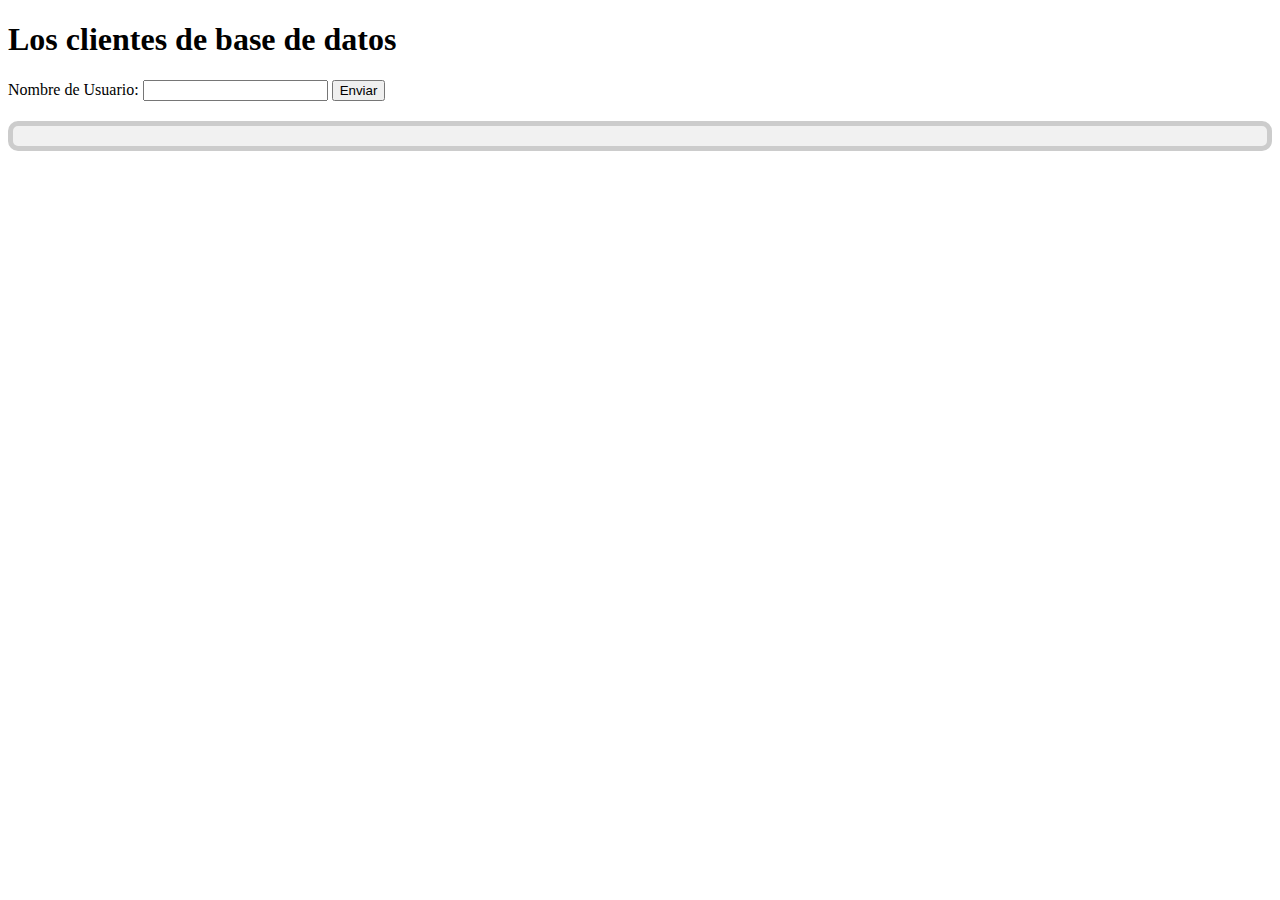
<file: promesas/ej_01GPT/ej_01GPT.html>
<!DOCTYPE html>
<html lang="en">
<head>
    <meta charset="UTF-8">
    <meta http-equiv="X-UA-Compatible" content="IE=edge">
    <meta name="viewport" content="width=device-width, initial-scale=1.0">
    <title>Document</title>
    <link rel="stylesheet" href="ej_01GPT.css">
</head>
<body>
    <h1> Los clientes de base de datos </h1>

    <div id="buscador">
        <form>
            <label for="username">Nombre de Usuario:</label>
            <input type="text" id="username" name="username" required>
            <button type="submit">Enviar</button>
          </form>
    </div>


    <div class="resultado">
        
    </div>

    <script src="ej_01GPT.js"></script>
</body>
</html>
</file>
<file: ClassList/style.css>
.box {
  position: absolute;
  width: 100px;
  height: 100px;
  background-color: blue;
}
.wrapper {
  position: relative;
  width: 400px;
  height: 400px;
  border: 3px solid red;
}
.btn-block {
	padding: 10px;
	background-color: grey;
	margin-top: 10px;
}
#content {
	padding: 10px;
	background-color: grey;
	margin-top: 10px;
}

button {
  margin-bottom: 10px;
  margin-top: 10px;
  width: 100px;
  height: 40px;
  background-color: yellow;
  border: none;
  transition: 0.3s all;
}

.blue {
    background-color: blue;
}

.red {
    background-color: red;
}

.green{
  background-color: green;
}
.white{
  background-color: white;
}

.brown{
  background-color: brown;
}

.fuchsia{
  background-color: fuchsia;
}

.salmon{
  background-color: salmon;
}

.teal{
  background-color: teal;
}
</file>
<file: elements/css/style.css>
.box {
  width: 150px;
  height: 150px;
  background-color: red;
}
button {
	width: 80px;
	height: 30px;
	margin-top: 10px;
	border: none;
	border-radius: 8px;
	background-color: #000;
	color: #fff;
	cursor: pointer;
	outline: none;
}

.circle {
	width: 80px;
	height: 80px;
	background-color: blue;
	display: block;
	margin-top: 10px;
	border-radius: 100%;
}

.heart {
	display: inline-block;
    position: relative;
    width: 100px;
    height: 90px;
    margin-top: 10px;
}
.heart:before,
.heart:after {
    position: absolute;
    content: "";
    left: 50px;
    top: 0;
    width: 50px;
    height: 80px;
    background: red;
    -moz-border-radius: 50px 50px 0 0;
    border-radius: 50px 50px 0 0;
    -webkit-transform: rotate(-45deg);
       -moz-transform: rotate(-45deg);
        -ms-transform: rotate(-45deg);
         -o-transform: rotate(-45deg);
            transform: rotate(-45deg);
    -webkit-transform-origin: 0 100%;
       -moz-transform-origin: 0 100%;
        -ms-transform-origin: 0 100%;
         -o-transform-origin: 0 100%;
            transform-origin: 0 100%;
}
.heart:after {
    left: 0;
    -webkit-transform: rotate(45deg);
       -moz-transform: rotate(45deg);
        -ms-transform: rotate(45deg);
         -o-transform: rotate(45deg);
            transform: rotate(45deg);
    -webkit-transform-origin: 100% 100%;
       -moz-transform-origin: 100% 100%;
        -ms-transform-origin: 100% 100%;
         -o-transform-origin: 100% 100%;
            transform-origin :100% 100%;
}
.black{
	width: 150px;
	height: 50px;
	line-height: 50px;
	text-align: center;
	background-color: black;
	margin-bottom: 30px;
	margin-top: 30px;
	color: #fff;
}

body{
   background-color:rgb(63, 61, 61)
}
</file>
<file: Food_dist/css/style.css>
@import url(https://fonts.googleapis.com/css?family=Roboto:300,400,700&display=swap&subset=cyrillic-ext);*{box-sizing:border-box;margin:0;padding:0;font-family:Roboto,sans-serif}a{text-decoration:none}.btn{width:220px;height:65px;display:flex;justify-content:center;align-items:center;background-color:#fff;font-size:18px;font-weight:700;border:1px solid rgba(0,0,0,.2);box-shadow:0 4px 15px rgba(0,0,0,.2);cursor:pointer;transition:.3s all;outline:0}.btn_white{background-color:#fff}.btn_dark{background-color:#303030;color:#fff;border:none}.btn_min{height:50px}.btn:hover{box-shadow:0 4px 30px rgba(0,0,0,.3)}.container{max-width:1200px;margin:0 auto}.divider{width:330px;height:1px;margin:0 auto;background-color:rgba(0,0,0,.5)}.title{font-size:36px;font-weight:400}.header{display:flex;justify-content:space-between;align-items:center;height:150px;padding:0 100px}.header__left-block{display:flex;justify-content:space-between;min-width:550px}.header__logo{max-width:170px}.header__logo img{width:100%}.header__links{display:flex;align-items:center}.header__link{position:relative;margin-right:45px;font-weight:700;font-size:18px;color:#303030}.header__link:after{content:'';position:absolute;display:block;width:110%;left:-5%;bottom:-1px;z-index:-1;height:8px;background:#54ed39}.header__link:last-child{margin-right:0}.sidepanel{position:fixed;left:60px;top:240px;height:400px;width:25px;display:flex;flex-direction:column;justify-content:space-between;align-items:center}.sidepanel__text{width:120px;height:120px;font-size:14px}.sidepanel__text span{display:flex;transform:rotate(-90deg) translateX(-50px)}.sidepanel__divider{width:1px;height:165px;background-color:#000}.sidepanel__icon{width:24px;height:24px}.sidepanel__icon img{width:100%}.preview{padding:28px 0 100px 0;position:relative}.preview__life{font-weight:700;font-size:20px;margin-left:35px;margin-top:35px}.bgc_blue{position:absolute;right:0;top:-155px;width:50vw;height:900px;background:rgba(146,242,255,.15);z-index:-1}.tabcontainer{display:flex;width:1130px;margin:0 auto;box-shadow:0 4px 30px rgba(0,0,0,.25)}.tabcontent{width:850px;position:relative}.tabcontent img{width:100%;height:100%;object-fit:cover}.tabcontent__descr{position:absolute;top:300px;right:-177px;width:550px;height:359px;background:rgba(251,254,93,.8);padding:50px;font-size:24px;font-weight:300;line-height:36px;color:rgba(0,0,0,.7)}.tabheader{width:280px;padding:35px 30px;background-color:#fff}.tabheader h3{font-weight:700;font-size:16px}.tabheader__items{margin-top:35px;padding-left:26px;border-left:1px solid #000}.tabheader__item{font-weight:700;font-size:18px;font-weight:300;margin-top:10px;color:rgba(0,0,0,.6);cursor:pointer;transition:.3s all}.tabheader__item_active{color:#000;font-size:22px;font-weight:700}.offer{padding:70px 0 100px 0;position:relative}.offer .container{display:flex;justify-content:space-between}.offer .bgc_y{position:absolute;width:1109px;height:780px;background:rgba(243,255,222,.45);z-index:-1;top:50px}.offer__text{width:580px}.offer__descr{font-size:18px;margin-top:30px;font-weight:300;line-height:24px}.offer__action{display:flex;align-items:center;justify-content:flex-end}.offer__advantages{width:330px;margin-top:50px}.offer__advantages h2{font-weight:700;font-size:20px;margin-top:20px}.offer__advantages h2:first-child{margin-top:70px}.offer__advantages-text{margin-top:20px;font-size:18px;font-weight:300;line-height:21px}.offer__slider{width:650px;margin-top:50px;display:flex;flex-direction:column;align-items:flex-end}.offer__slider-counter{display:flex;width:180px;align-items:center;font-size:24px;color:rgba(0,0,0,.5)}.offer__slider-wrapper{width:100%;margin-top:15px;box-shadow:0 4px 30px rgba(0,0,0,.25)}.offer__slider-prev{margin-right:10px;cursor:pointer}.offer__slider-next{margin-left:10px;cursor:pointer}.offer__slider #current{font-size:48px;font-weight:700;color:#000}.offer__slide{width:100%;height:390px}.offer__slide img{width:100%;height:100%;object-fit:cover}.calculating{padding:50px 0}.calculating .title{text-align:center}.calculating__field{width:100%;margin-top:50px;background:rgba(146,242,255,.15);padding:30px 0 40px 0}.calculating__subtitle{text-align:center;font-size:18px;font-weight:700;margin-top:30px}.calculating__subtitle:first-child{margin-top:0}.calculating #gender:after{content:'';position:absolute;top:50%;transform:translateY(-50%);display:block;width:16px;height:16px;background:url(../icons/switch.svg) center center/cover no-repeat}.calculating__choose{position:relative;display:flex;margin-top:30px;justify-content:center}.calculating__choose-item{display:flex;align-items:center;justify-content:center;width:170px;height:50px;padding:0 10px;background:#fff;box-shadow:0 4px 15px rgba(0,0,0,.2);border:none;text-align:center;font-size:14px;cursor:pointer;outline:0;transition:.3s all}.calculating__choose-item_active{color:#fff;background-color:#54ed39}.calculating__choose_medium{width:743px;justify-content:space-between;margin:30px auto 0 auto}.calculating__choose_big{width:930px;justify-content:space-between;margin:30px auto 0 auto}.calculating__choose_big .calculating__choose-item{width:200px}.calculating__divider{width:490px;height:1px;margin:40px auto;background-color:rgba(0,0,0,.2)}.calculating__total{width:490px;margin:0 auto;display:flex;justify-content:space-between;align-items:center}.calculating__result{font-size:18px;font-weight:700}.calculating__result span{font-size:42px}.menu{padding:40px 0 50px 0}.menu .container{display:flex;justify-content:space-between;align-items:flex-start}.menu .title{text-align:center}.menu__field{margin-top:50px;padding:50px 0;width:100%;background:rgba(249,254,126,.25)}.menu__item{width:320px;min-height:450px;background:#fff;box-shadow:0 4px 25px rgba(0,0,0,.25);font-size:16px;font-weight:300}.menu__item img{width:100%;height:200px;object-fit:cover}.menu__item-subtitle{font-weight:700;font-size:18px;padding:0 20px;margin-top:20px}.menu__item-descr{margin-top:20px;padding:0 20px}.menu__item-divider{width:100%;height:1px;background-color:rgba(0,0,0,.25);margin-top:40px}.menu__item-price{display:flex;justify-content:space-between;align-items:center;padding:10px 20px}.menu__item-price span{font-size:24px;font-weight:700}.order{padding-bottom:80px}.order .title{text-align:center}.order__form{margin-top:70px;padding:0 100px;display:flex;justify-content:space-between;align-items:center}.order__form img{transform:scale(1.5)}.order__input{width:280px;height:50px;background:#fff;box-shadow:0 4px 15px rgba(0,0,0,.2);border:none;font-size:18px;text-align:center;padding:0 20px;outline:0}.promotion{padding:70px 0 240px 0;position:relative}.promotion .container{display:flex}.promotion .bgc_y{position:absolute;width:50%;height:499px;background:rgba(243,255,222,.35);z-index:-1;top:-50px;left:0}.promotion__text{width:50%}.promotion__descr{margin-top:40px;font-size:20px;line-height:24px;font-weight:300}.promotion__descr span{font-weight:700;font-size:26px}.promotion__timer{width:50%}.promotion__timer .title{text-align:right}.promotion__timer .timer{margin-top:60px;padding-left:95px;display:flex;justify-content:space-between;align-items:center}.promotion__timer .timer__block{width:102px;height:120px;background:#fff;box-shadow:0 4px 20px rgba(0,0,0,.25);font-size:16px;font-weight:300;text-align:center}.promotion__timer .timer__block span{display:block;margin-top:20px;margin-bottom:5px;font-size:56px;font-weight:700}.footer{min-height:180px;background-color:#303030;padding:45px 0 50px 0;color:#fff}.footer .container{height:100%;display:flex;justify-content:space-between;align-items:flex-end}.footer .subtitle{font-size:20px}.footer .link{display:block;margin-top:15px;font-size:16px;color:#fff}.footer .call{text-align:right}.modal{position:fixed;top:0;left:0;z-index:1050;display:none;width:100%;height:100%;overflow:hidden;background-color:rgba(0,0,0,.5)}.modal__dialog{max-width:500px;margin:40px auto}.modal__content{position:relative;width:100%;padding:40px;background-color:#fff;border:1px solid rgba(0,0,0,.2);border-radius:4px;max-height:80vh;overflow-y:auto}.modal__close{position:absolute;top:8px;right:14px;font-size:30px;color:#000;opacity:.5;font-weight:700;border:none;background-color:transparent;cursor:pointer}.modal__title{text-align:center;font-size:22px;text-transform:uppercase}.modal__input{display:block;margin:20px auto 20px auto;width:280px;height:50px;background:#fff;box-shadow:0 4px 15px rgba(0,0,0,.2);border:none;font-size:18px;text-align:center;padding:0 20px;outline:0}.modal .btn{display:block;width:280px;margin:0 auto}
</file>
<file: preview/css.css>
button {
  width: 150px;
  height: 50px;
  background-color: green;
  border: none;
  color: #fff;
  border-radius: 10px;
  outline: none;
  cursor: pointer;
  transition: 0.3s;
}
button:hover {
  transform: scale(0.95);
}
.overlay {
  background-color: pink;
  width: 200px;
  height: 100px;
  text-align: center;
  line-height: 100px;
}
a {
  display: block;
  margin-top: 30px;
}
</file>
<file: promesas/ej_01GPT/ej_01GPT.css>
/* Estilo para los divs */
.resultado {
    margin: 20px auto;
    padding: 10px;
    border-radius: 10px;
  }
  
  /* Colores de fondo diferentes para los divs */
  .resultado:nth-child(odd) {
    background-color: #f1f1f1;
  }
  
  .resultado:nth-child(even) {
    background-color: #eaeaea;
  }
  
  /* Bordes de 5 a 15px para los divs */
  .resultado {
    border: 5px solid #ccc;
  }
</file>
<file: DOM_Navigation/css/style.min.css>
*{-webkit-box-sizing:border-box;box-sizing:border-box;margin:0;padding:0;font-family:'Roboto', sans-serif}.header{display:-webkit-box;display:-ms-flexbox;display:flex;height:100px}.header__search{display:-webkit-box;display:-ms-flexbox;display:flex;-webkit-box-pack:center;-ms-flex-pack:center;justify-content:center;-webkit-box-align:center;-ms-flex-align:center;align-items:center;height:100%;width:300px;background:#FFD500}.header__search form{position:relative;width:260px;height:30px}.header__search form input{width:100%;border:none;border-bottom:2px solid #fff;background-color:transparent;color:#fff;font-size:24px;line-height:28px;padding-bottom:5px;outline:none}.header__search form input::-webkit-input-placeholder{color:#fff}.header__search form input:-ms-input-placeholder{color:#fff}.header__search form input::-ms-input-placeholder{color:#fff}.header__search form input::placeholder{color:#fff}.header__search form:after{content:'';display:block;position:absolute;top:2px;right:10px;background:url("../icons/search.svg") center center/cover no-repeat;width:24px;height:24px}.header__logo{display:-webkit-box;display:-ms-flexbox;display:flex;-webkit-box-pack:center;-ms-flex-pack:center;justify-content:center;-webkit-box-align:center;-ms-flex-align:center;align-items:center;height:100%;width:calc(100% - 360px)}.promo{height:780px;display:-webkit-box;display:-ms-flexbox;display:flex}.promo__menu{width:300px;height:100%;background:#212121;padding:60px 0 0 10px}.promo__menu-item{display:block;font-size:28px;line-height:33px;color:#D6D9DC;text-decoration:none;font-weight:300;padding-left:40px;margin-top:18px}.promo__menu-item:hover{color:#FFD500}.promo__menu-item_active{border-left:2px solid  #FFD500;color:#FFD500}.promo__content{width:calc(100% - 600px)}.promo__bg{height:360px;background:url("../img/mars.webp") center center/cover no-repeat;background-position:top;padding:107px 0 0 61px}.promo__genre{font-weight:bold;font-size:18px;line-height:21px;color:#FFFFFF;text-transform:uppercase}.promo__title{font-weight:bold;font-size:48px;line-height:56px;color:#FFFFFF;text-transform:uppercase}.promo__descr{width:481px;font-weight:bold;font-size:18px;line-height:21px;color:#FFFFFF;text-transform:uppercase}.promo__ratings{margin-top:13px}.promo__ratings span{font-weight:bold;font-size:18px;line-height:21px;color:#FFD500;margin-right:25px}.promo__interactive{display:-webkit-box;display:-ms-flexbox;display:flex}.promo__interactive>div{width:50%;padding:30px 0 0 60px}.promo__interactive-title{display:inline-block;font-weight:bold;font-size:24px;line-height:28px;color:#000000}.promo__interactive-title:after{content:'';display:block;width:33%;height:2px;background-color:#000}.promo__interactive-list{list-style-type:none;margin-top:35px;display:-webkit-box;display:-ms-flexbox;display:flex;-webkit-box-orient:vertical;-webkit-box-direction:normal;-ms-flex-direction:column;flex-direction:column;-webkit-box-align:start;-ms-flex-align:start;align-items:flex-start}.promo__interactive-item{display:inline-block;position:relative;font-weight:300;font-size:20px;line-height:18px;color:#000000;margin-bottom:15px;padding-right:40px;text-transform:uppercase}.promo__interactive-item span{display:block;position:absolute;left:-30px;top:50%;-webkit-transform:translateY(-50%);transform:translateY(-50%);width:20px;height:20px;background:url("../icons/Star.svg") center center/cover no-repeat}.promo__interactive-item:before{content:'';position:absolute;bottom:-5px;display:block;width:calc(100% - 40px);height:2px;background-color:#FFD500}.promo__interactive-item:hover .delete{content:'';display:block;position:absolute;right:0px;top:50%;-webkit-transform:translateY(-50%);transform:translateY(-50%);width:20px;height:20px;background:url("../icons/trash.png") center center/cover no-repeat;cursor:pointer}.promo__interactive .add .promo__interactive-title{margin-bottom:25px}.promo__interactive .add span{display:block;margin:10px 0;font-weight:bold;font-size:16px;line-height:16px;color:#000000}.promo__interactive .add .yes{display:inline;margin-left:10px}.promo__interactive .add input[type="text"]{width:270px;height:45px;line-height:50px;font-size:16px;background:rgba(196,196,196,0.29);border:1px solid rgba(0,0,0,0.19);padding:0 15px;outline:none;border-radius:4px}.promo__interactive .add input[type="text"]::-webkit-input-placeholder{font-weight:300;font-size:16px;color:rgba(0,0,0,0.53)}.promo__interactive .add input[type="text"]:-ms-input-placeholder{font-weight:300;font-size:16px;color:rgba(0,0,0,0.53)}.promo__interactive .add input[type="text"]::-ms-input-placeholder{font-weight:300;font-size:16px;color:rgba(0,0,0,0.53)}.promo__interactive .add input[type="text"]::placeholder{font-weight:300;font-size:16px;color:rgba(0,0,0,0.53)}.promo__interactive .add button{display:block;margin-top:15px;width:170px;height:45px;background:#FFD500;font-weight:bold;font-size:14px;line-height:14px;color:#FFFFFF;border:none;outline:none;cursor:pointer}.promo__interactive .add button:active{-webkit-transform:scale(0.95);transform:scale(0.95)}.promo__adv{background:#212121;width:300px;height:100%}.promo__adv-title{font-weight:bold;font-size:18px;line-height:21px;color:#FFD500;margin:20px 0;text-align:center}.promo__adv img{width:100%;margin-bottom:10px}
/*# sourceMappingURL=style.min.css.map */
</file>
<file: project/css/style.min.css>
*{-webkit-box-sizing:border-box;box-sizing:border-box;margin:0;padding:0;font-family:'Roboto', sans-serif}.header{display:-webkit-box;display:-ms-flexbox;display:flex;height:100px}.header__search{display:-webkit-box;display:-ms-flexbox;display:flex;-webkit-box-pack:center;-ms-flex-pack:center;justify-content:center;-webkit-box-align:center;-ms-flex-align:center;align-items:center;height:100%;width:300px;background:#FFD500}.header__search form{position:relative;width:260px;height:30px}.header__search form input{width:100%;border:none;border-bottom:2px solid #fff;background-color:transparent;color:#fff;font-size:24px;line-height:28px;padding-bottom:5px;outline:none}.header__search form input::-webkit-input-placeholder{color:#fff}.header__search form input:-ms-input-placeholder{color:#fff}.header__search form input::-ms-input-placeholder{color:#fff}.header__search form input::placeholder{color:#fff}.header__search form:after{content:'';display:block;position:absolute;top:2px;right:10px;background:url("../icons/search.svg") center center/cover no-repeat;width:24px;height:24px}.header__logo{display:-webkit-box;display:-ms-flexbox;display:flex;-webkit-box-pack:center;-ms-flex-pack:center;justify-content:center;-webkit-box-align:center;-ms-flex-align:center;align-items:center;height:100%;width:calc(100% - 360px)}.promo{height:780px;display:-webkit-box;display:-ms-flexbox;display:flex}.promo__menu{width:300px;height:100%;background:#212121;padding:60px 0 0 10px}.promo__menu-item{display:block;font-size:28px;line-height:33px;color:#D6D9DC;text-decoration:none;font-weight:300;padding-left:40px;margin-top:18px}.promo__menu-item:hover{color:#FFD500}.promo__menu-item_active{border-left:2px solid  #FFD500;color:#FFD500}.promo__content{width:calc(100% - 600px)}.promo__bg{height:360px;background:url("../img/mars.webp") center center/cover no-repeat;background-position:top;padding:107px 0 0 61px}.promo__genre{font-weight:bold;font-size:18px;line-height:21px;color:#FFFFFF;text-transform:uppercase}.promo__title{font-weight:bold;font-size:48px;line-height:56px;color:#FFFFFF;text-transform:uppercase}.promo__descr{width:481px;font-weight:bold;font-size:18px;line-height:21px;color:#FFFFFF;text-transform:uppercase}.promo__ratings{margin-top:13px}.promo__ratings span{font-weight:bold;font-size:18px;line-height:21px;color:#FFD500;margin-right:25px}.promo__interactive{display:-webkit-box;display:-ms-flexbox;display:flex}.promo__interactive>div{width:50%;padding:30px 0 0 60px}.promo__interactive-title{display:inline-block;font-weight:bold;font-size:24px;line-height:28px;color:#000000}.promo__interactive-title:after{content:'';display:block;width:33%;height:2px;background-color:#000}.promo__interactive-list{list-style-type:none;margin-top:35px;display:-webkit-box;display:-ms-flexbox;display:flex;-webkit-box-orient:vertical;-webkit-box-direction:normal;-ms-flex-direction:column;flex-direction:column;-webkit-box-align:start;-ms-flex-align:start;align-items:flex-start}.promo__interactive-item{display:inline-block;position:relative;font-weight:300;font-size:20px;line-height:18px;color:#000000;margin-bottom:15px;padding-right:40px;text-transform:uppercase}.promo__interactive-item span{display:block;position:absolute;left:-30px;top:50%;-webkit-transform:translateY(-50%);transform:translateY(-50%);width:20px;height:20px;background:url("../icons/Star.svg") center center/cover no-repeat}.promo__interactive-item:before{content:'';position:absolute;bottom:-5px;display:block;width:calc(100% - 40px);height:2px;background-color:#FFD500}.promo__interactive-item:hover .delete{content:'';display:block;position:absolute;right:0px;top:50%;-webkit-transform:translateY(-50%);transform:translateY(-50%);width:20px;height:20px;background:url("../icons/trash.png") center center/cover no-repeat;cursor:pointer}.promo__interactive .add .promo__interactive-title{margin-bottom:25px}.promo__interactive .add span{display:block;margin:10px 0;font-weight:bold;font-size:16px;line-height:16px;color:#000000}.promo__interactive .add .yes{display:inline;margin-left:10px}.promo__interactive .add input[type="text"]{width:270px;height:45px;line-height:50px;font-size:16px;background:rgba(196,196,196,0.29);border:1px solid rgba(0,0,0,0.19);padding:0 15px;outline:none;border-radius:4px}.promo__interactive .add input[type="text"]::-webkit-input-placeholder{font-weight:300;font-size:16px;color:rgba(0,0,0,0.53)}.promo__interactive .add input[type="text"]:-ms-input-placeholder{font-weight:300;font-size:16px;color:rgba(0,0,0,0.53)}.promo__interactive .add input[type="text"]::-ms-input-placeholder{font-weight:300;font-size:16px;color:rgba(0,0,0,0.53)}.promo__interactive .add input[type="text"]::placeholder{font-weight:300;font-size:16px;color:rgba(0,0,0,0.53)}.promo__interactive .add button{display:block;margin-top:15px;width:170px;height:45px;background:#FFD500;font-weight:bold;font-size:14px;line-height:14px;color:#FFFFFF;border:none;outline:none;cursor:pointer}.promo__interactive .add button:active{-webkit-transform:scale(0.95);transform:scale(0.95)}.promo__adv{background:#212121;width:300px;height:100%}.promo__adv-title{font-weight:bold;font-size:18px;line-height:21px;color:#FFD500;margin:20px 0;text-align:center}.promo__adv img{width:100%;margin-bottom:10px}
/*# sourceMappingURL=style.min.css.map */
</file>
<file: project_mDB/project/css/style.min.css>
*{-webkit-box-sizing:border-box;box-sizing:border-box;margin:0;padding:0;font-family:'Roboto', sans-serif}.header{display:-webkit-box;display:-ms-flexbox;display:flex;height:100px}.header__search{display:-webkit-box;display:-ms-flexbox;display:flex;-webkit-box-pack:center;-ms-flex-pack:center;justify-content:center;-webkit-box-align:center;-ms-flex-align:center;align-items:center;height:100%;width:300px;background:#FFD500}.header__search form{position:relative;width:260px;height:30px}.header__search form input{width:100%;border:none;border-bottom:2px solid #fff;background-color:transparent;color:#fff;font-size:24px;line-height:28px;padding-bottom:5px;outline:none}.header__search form input::-webkit-input-placeholder{color:#fff}.header__search form input:-ms-input-placeholder{color:#fff}.header__search form input::-ms-input-placeholder{color:#fff}.header__search form input::placeholder{color:#fff}.header__search form:after{content:'';display:block;position:absolute;top:2px;right:10px;background:url("../icons/search.svg") center center/cover no-repeat;width:24px;height:24px}.header__logo{display:-webkit-box;display:-ms-flexbox;display:flex;-webkit-box-pack:center;-ms-flex-pack:center;justify-content:center;-webkit-box-align:center;-ms-flex-align:center;align-items:center;height:100%;width:calc(100% - 360px)}.promo{height:780px;display:-webkit-box;display:-ms-flexbox;display:flex}.promo__menu{width:300px;height:100%;background:#212121;padding:60px 0 0 10px}.promo__menu-item{display:block;font-size:28px;line-height:33px;color:#D6D9DC;text-decoration:none;font-weight:300;padding-left:40px;margin-top:18px}.promo__menu-item:hover{color:#FFD500}.promo__menu-item_active{border-left:2px solid  #FFD500;color:#FFD500}.promo__content{width:calc(100% - 600px)}.promo__bg{height:360px;background:url("../img/mars.webp") center center/cover no-repeat;background-position:top;padding:107px 0 0 61px}.promo__genre{font-weight:bold;font-size:18px;line-height:21px;color:#FFFFFF;text-transform:uppercase}.promo__title{font-weight:bold;font-size:48px;line-height:56px;color:#FFFFFF;text-transform:uppercase}.promo__descr{width:481px;font-weight:bold;font-size:18px;line-height:21px;color:#FFFFFF;text-transform:uppercase}.promo__ratings{margin-top:13px}.promo__ratings span{font-weight:bold;font-size:18px;line-height:21px;color:#FFD500;margin-right:25px}.promo__interactive{display:-webkit-box;display:-ms-flexbox;display:flex}.promo__interactive>div{width:50%;padding:30px 0 0 60px}.promo__interactive-title{display:inline-block;font-weight:bold;font-size:24px;line-height:28px;color:#000000}.promo__interactive-title:after{content:'';display:block;width:33%;height:2px;background-color:#000}.promo__interactive-list{list-style-type:none;margin-top:35px;display:-webkit-box;display:-ms-flexbox;display:flex;-webkit-box-orient:vertical;-webkit-box-direction:normal;-ms-flex-direction:column;flex-direction:column;-webkit-box-align:start;-ms-flex-align:start;align-items:flex-start}.promo__interactive-item{display:inline-block;position:relative;font-weight:300;font-size:20px;line-height:18px;color:#000000;margin-bottom:15px;padding-right:40px;text-transform:uppercase}.promo__interactive-item span{display:block;position:absolute;left:-30px;top:50%;-webkit-transform:translateY(-50%);transform:translateY(-50%);width:20px;height:20px;background:url("../icons/Star.svg") center center/cover no-repeat}.promo__interactive-item:before{content:'';position:absolute;bottom:-5px;display:block;width:calc(100% - 40px);height:2px;background-color:#FFD500}.promo__interactive-item:hover .delete{content:'';display:block;position:absolute;right:0px;top:50%;-webkit-transform:translateY(-50%);transform:translateY(-50%);width:20px;height:20px;background:url("../icons/trash.png") center center/cover no-repeat;cursor:pointer}.promo__interactive .add .promo__interactive-title{margin-bottom:25px}.promo__interactive .add span{display:block;margin:10px 0;font-weight:bold;font-size:16px;line-height:16px;color:#000000}.promo__interactive .add .yes{display:inline;margin-left:10px}.promo__interactive .add input[type="text"]{width:270px;height:45px;line-height:50px;font-size:16px;background:rgba(196,196,196,0.29);border:1px solid rgba(0,0,0,0.19);padding:0 15px;outline:none;border-radius:4px}.promo__interactive .add input[type="text"]::-webkit-input-placeholder{font-weight:300;font-size:16px;color:rgba(0,0,0,0.53)}.promo__interactive .add input[type="text"]:-ms-input-placeholder{font-weight:300;font-size:16px;color:rgba(0,0,0,0.53)}.promo__interactive .add input[type="text"]::-ms-input-placeholder{font-weight:300;font-size:16px;color:rgba(0,0,0,0.53)}.promo__interactive .add input[type="text"]::placeholder{font-weight:300;font-size:16px;color:rgba(0,0,0,0.53)}.promo__interactive .add button{display:block;margin-top:15px;width:170px;height:45px;background:#FFD500;font-weight:bold;font-size:14px;line-height:14px;color:#FFFFFF;border:none;outline:none;cursor:pointer}.promo__interactive .add button:active{-webkit-transform:scale(0.95);transform:scale(0.95)}.promo__adv{background:#212121;width:300px;height:100%}.promo__adv-title{font-weight:bold;font-size:18px;line-height:21px;color:#FFD500;margin:20px 0;text-align:center}.promo__adv img{width:100%;margin-bottom:10px}
/*# sourceMappingURL=style.min.css.map */
</file>
